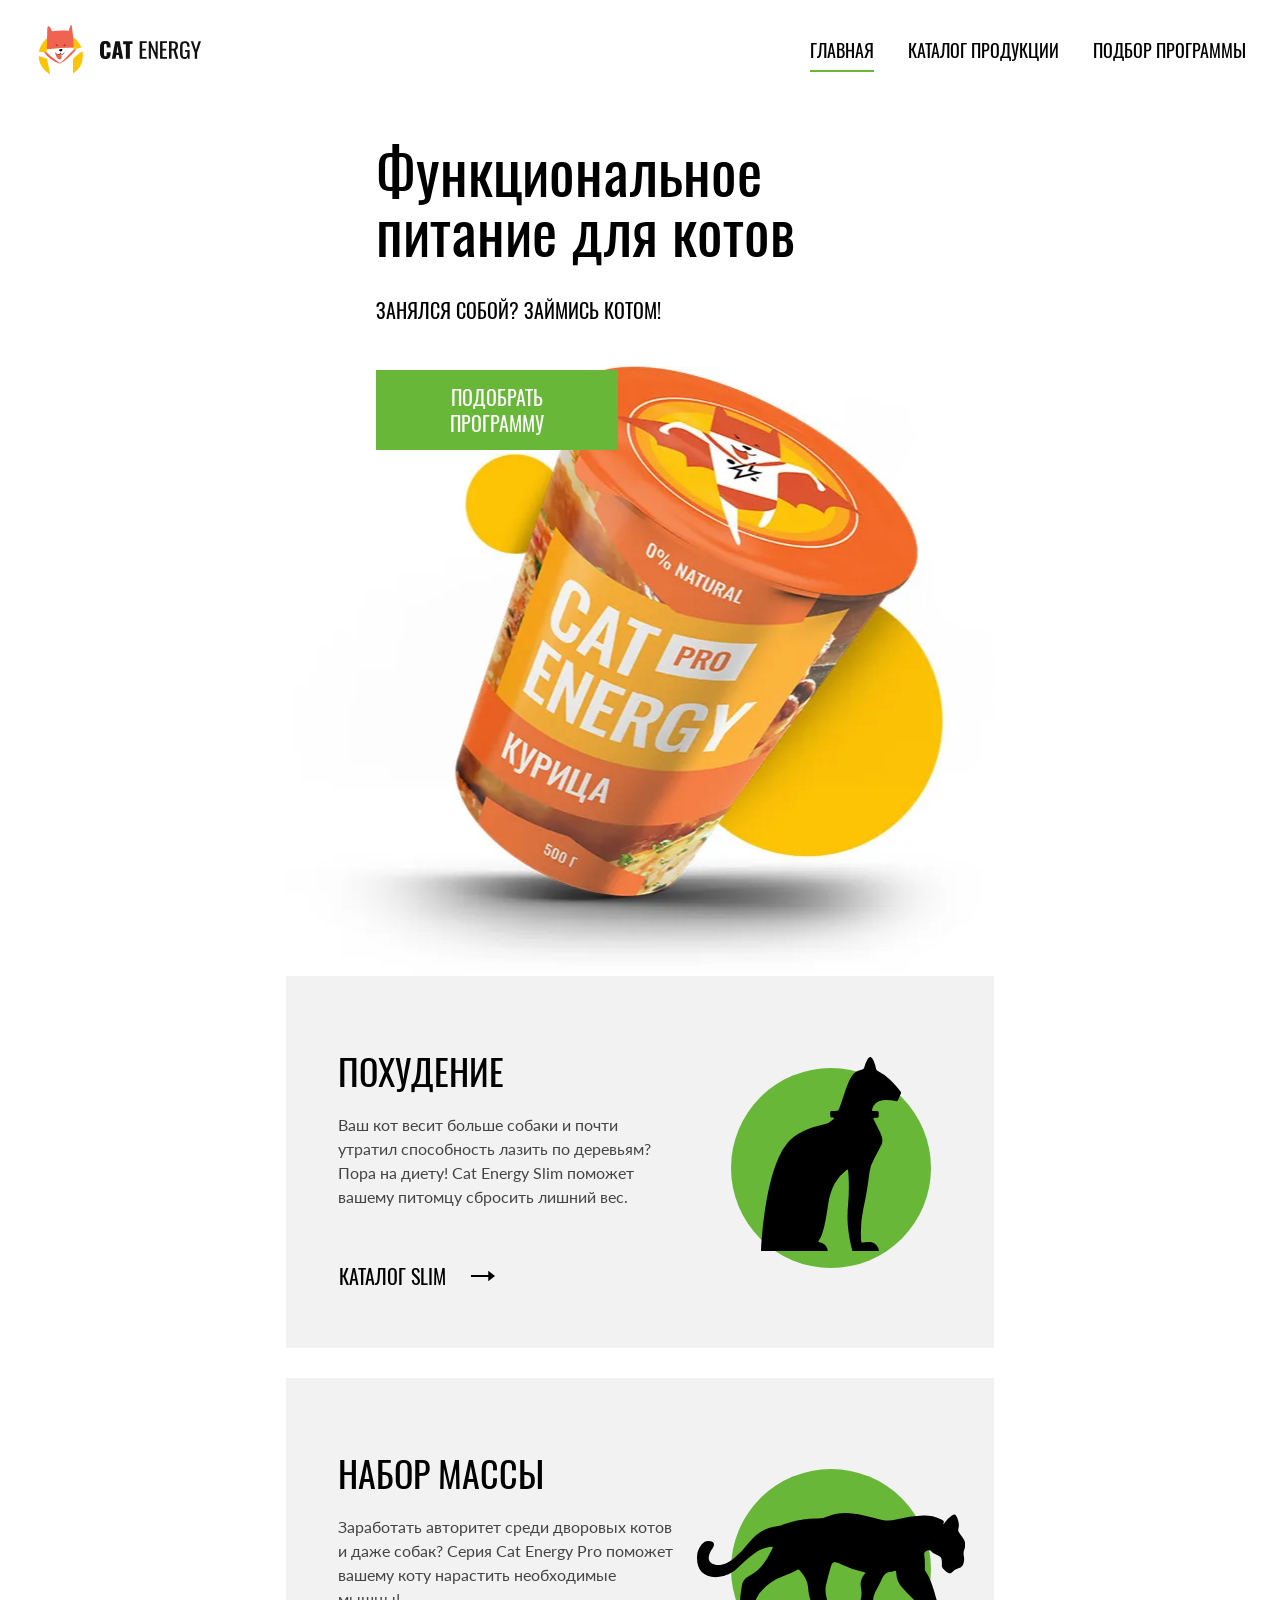
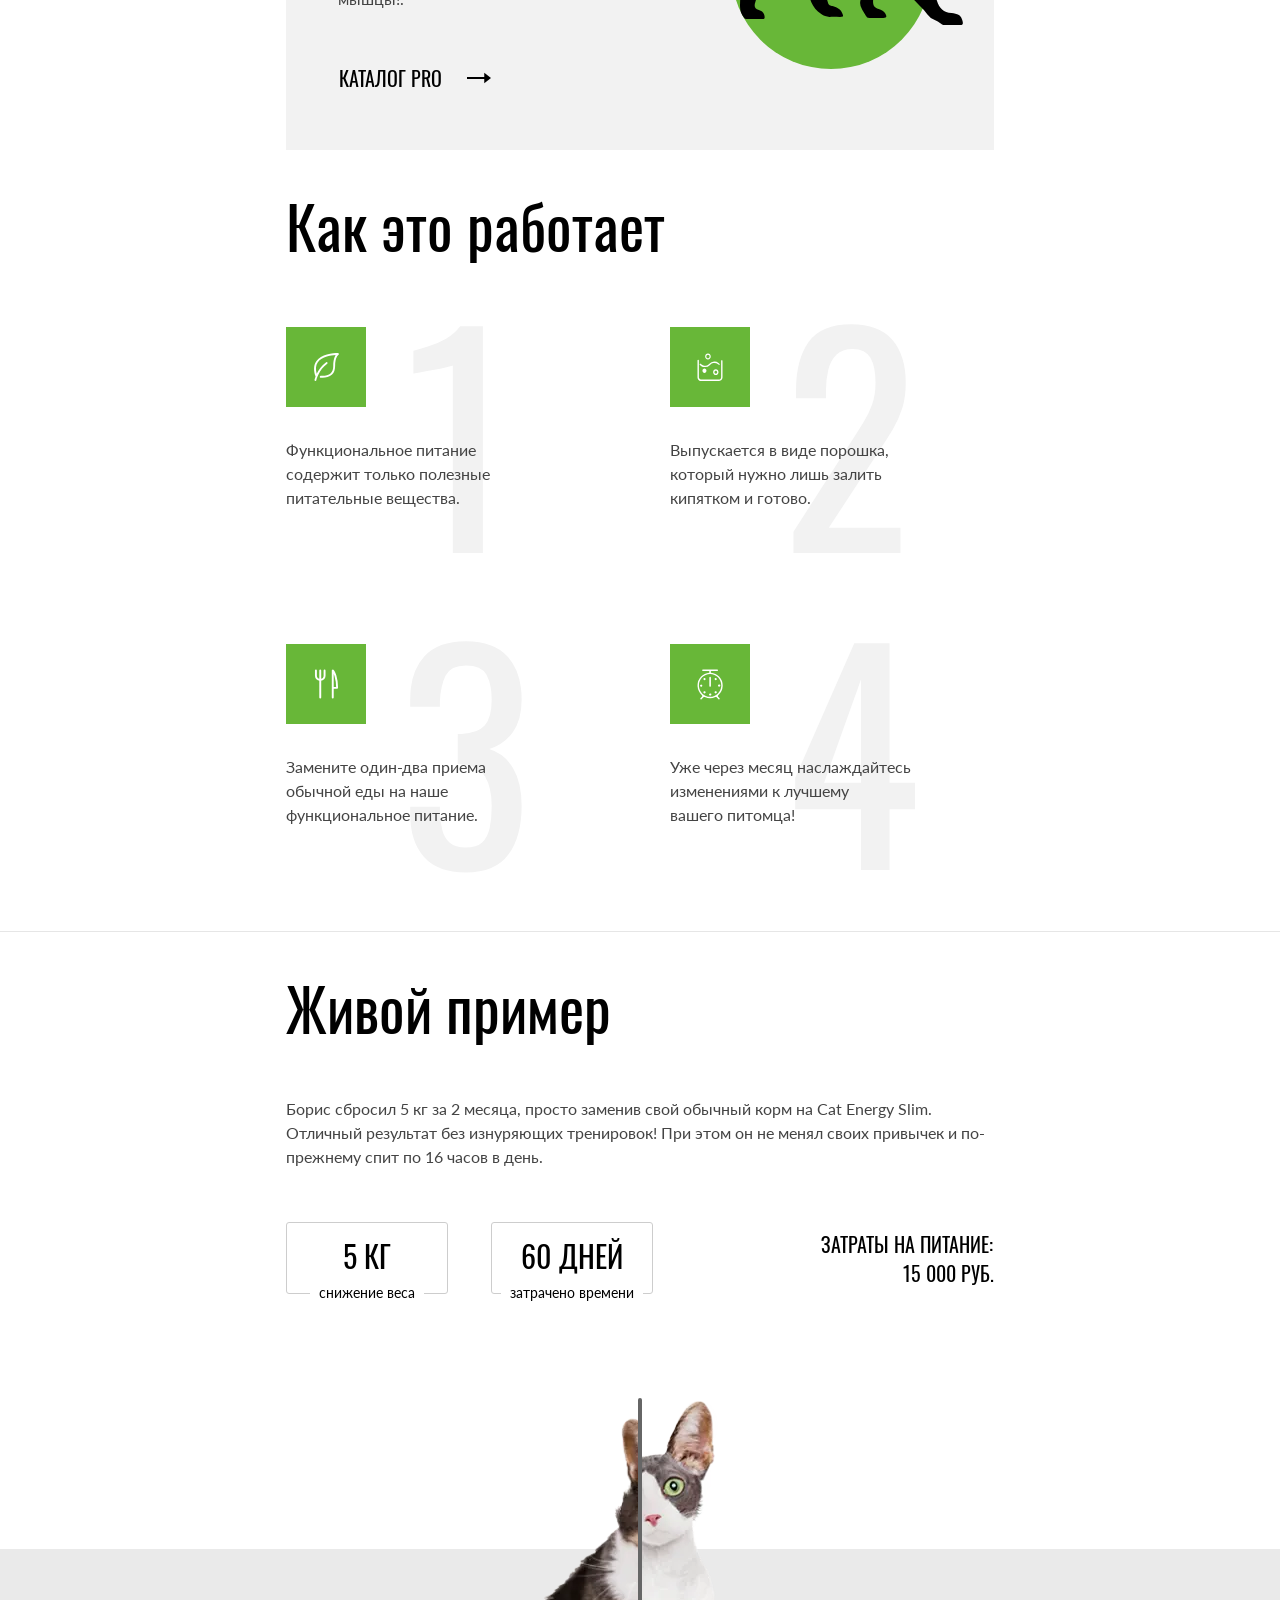
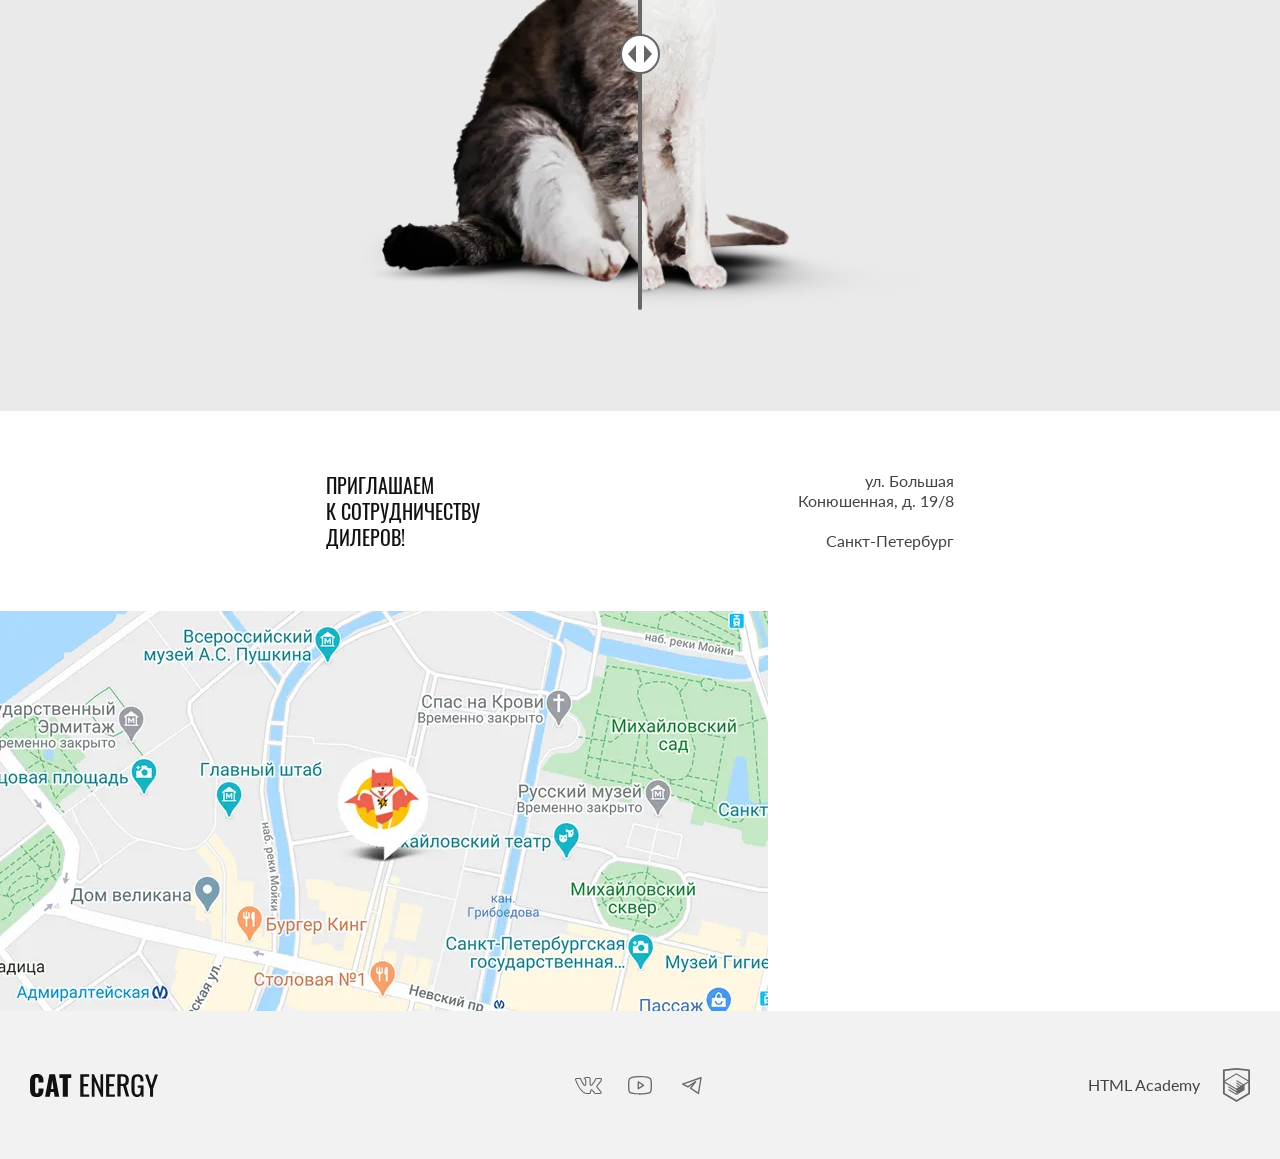
<file: index.html>
<!DOCTYPE html><html class="page" lang="ru"><head><meta charset="UTF-8"><title>Кэт энерджи</title><meta name="viewport" content="width=device-width,initial-scale=1"><link rel="stylesheet" href="styles/styles.css"><link rel="preload" href="fonts/oswald/oswaldregular.woff2" as="font" crossorigin="anonymous"><link rel="preload" href="fonts/lato/Lato-Regular.woff2" as="font" crossorigin="anonymous"><link rel="icon" href="favicon.ico"><link rel="icon" href="favicons/icon.svg"><link rel="icon" sizes="16x16" href="favicon/16x16.png" type="image/png"><link rel="icon" sizes="32x32" href="favicon/32x32.png" type="image/png"><link rel="apple-touch-icon" sizes="180x180" href="/favicon/180x180.png" type="image/png"><link rel="icon" sizes="192x192" href="favicon/192x192.png" type="image/png"><link rel="icon" sizes="512x512" href="favicon/512x512.png" type="image/png"><link rel=" manifest" href="manifest.vebmanifest"><script src="scripts/index.js" defer="defer"></script></head><body class="page__body"><header class="main-header" data-test="header"><nav class="main-header__navigation main-header__navigation--closed main-header__navigation--nojs"><div class="main-header__logo-container"><a class="main-header__logo-image" href="#"><picture><source media="(min-width:1440px)" type="image/svg+xml" srcset="images/logo-image-desktop.svg" width="70" height="59"><source media="( min-width:768px)" type="image/svg+xml" srcset="images/logo-image-tablet.svg" width="60" height="50"><img src="images/logo-image-mobile.svg" alt="Изображение логотипа" width="33" height="38"></picture></a><button class="main-header__toggle" type="button"><span class="visually-hidden">Открыть меню</span></button></div><div class="main-header__menu-container"><ul class="main-header__menu-list"><li class="main-header__menu-item main-header__menu-item--current"><a class="main-header__menu-link" href="#">Главная</a></li><li class="main-header__menu-item"><a class="main-header__menu-link" href="сatalog.html">Каталог продукции</a></li><li class="main-header__menu-item"><a class="main-header__menu-link" href="#">Подбор программы</a></li></ul></div></nav></header><main class="main-container" data-test="main"><section class="product-advertisement" data-test="hero"><div class="product-advertisement__container"><h1 class="product-advertisement__title">Функциональное<br>питание для котов</h1><p class="product-advertisement__slogan">Занялся собой? Займись котом!</p><picture><source width="552" height="499" type="image/webp" media="(min-width:1440px)" srcset="images/advertisement/advertisement-desktop@1x.webp, images/advertisement/advertisement-desktop@2x.webp 2x"><source width="709" height="609" type="image/webp" media="(min-width:768px)" srcset="images/advertisement/advertisement-tablet@1x.webp, images/advertisement/advertisement-tablet@2x.webp 2x"><source width="280" height="270" type="image/webp" media="(min-width:320px)" srcset="images/advertisement/advertisement-mobile@1x.webp, images/advertisement/advertisement-mobile@2x.webp 2x"><source width="552" height="499" type="image/png" media="(min-width:1440px)" srcset="images/advertisement/advertisement-desktop@1x.png, images/advertisement/advertisement-desktop@2x.png 2x"><source width="709" height="609" type="image/png" media="(min-width:768px)" srcset="source/images/advertisement/advertisement-tablet@1x.png, images/advertisement/advertisement-tablet@2x.png 2x"><img class="product-advertisement__image" src="images/advertisement/advertisement-mobile@1x.png" srcset="images/advertisement/advertisement-mobile@2x.png 2x" alt="Изображение одного из вариантов функционального питания для котов" width="280" height="270"></picture><a class="product-advertisement__link" href="form.html">Подобрать программу</a></div></section><section class="product-preview" data-test="programs"><h2 class="product-preview__heading visually-hidden">Краткое описание программ питания для котов</h2><div class="product-preview__container"><ul class="product-preview__list"><li class="product-preview__item"><h3 class="product-preview__title">похудение</h3><p class="product-preview__description">Ваш кот весит больше собаки и почти утратил способность лазить по деревьям? Пора на диету! Cat Energy Slim поможет вашему питомцу сбросить лишний вес.</p><a class="product-preview__catalog-link" href="catalog-slim.html">каталог slim</a></li><li class="product-preview__item product-preview__item--pro"><h3 class="product-preview__title product-preview__title--pro">Набор массы</h3><p class="product-preview__description">Заработать авторитет среди дворовых котов и даже собак? Серия Cat Energy Pro поможет вашему коту нарастить необходимые мышцы!.</p><a class="product-preview__catalog-link" href="catalog-pro.html">каталог Pro</a></li></ul></div></section><section class="product-benefits" data-test="features"><div class="product-benefits__container"><h2 class="product-benefits__title">Как это работает</h2><ul class="product-benefits__list"><li class="product-benefits__item product-benefits__item--product-nutrients"><p class="product-benefits__description">Функциональное питание содержит только полезные питательные вещества.</p></li><li class="product-benefits__item product-benefits__item--form"><p class="product-benefits__description">Выпускается в виде порошка, который нужно лишь залить кипятком и готово.</p></li><li class="product-benefits__item product-benefits__item--using"><p class="product-benefits__description">Замените один-два приема обычной еды на наше функциональное питание.</p></li><li class="product-benefits__item product-benefits__item--result"><p class="product-benefits__description">Уже через месяц наслаждайтесь изменениями к лучшему вашего&nbsp;питомца!</p></li></ul></div></section><section class="result-example" data-test="proof"><div class="result-example__container"><div class="result-example__description-container"><h2 class="result-example__title">Живой пример</h2><p class="result-example__description">Борис сбросил 5 кг за 2 месяца, просто заменив свой обычный корм на Cat Energy Slim. Отличный результат без изнуряющих тренировок! При этом он не менял своих привычек и по-прежнему спит по 16 часов в день.</p><div class="result-example__statistics-example statistics-example"><div class="statistics-example__module-wrapper"><div class="statistics-example__module"><span class="statistics-example__module-value">5 КГ</span> <span class="statistics-example__module-description">Снижение веса</span></div><div class="statistics-example__module"><span class="statistics-example__module-value">60 ДНЕЙ</span> <span class="statistics-example__module-description">затрачено времени</span></div></div><div class="statistics-example__cost"><span class="statistics-example__cost-description">Затраты на питание:</span> <span class="statistics-example__cost-value">15 000 РУБ.</span></div></div></div><div class="result-example__slider slider"><div class="slider__item slider__item--left-cat"><picture><source width="560" height="512" type="image/webp" media="(min-width:768px)" srcset="images/slider/slider-before-tablet-desktop@1x.webp, images/slider/slider-before-tablet-desktop@2x.webp 2x"><source width="280" height="256" type="image/webp" media="(min-width:320px)" srcset="images/slider/slider-before-mobile@1x.webp, images/slider/slider-before-mobile@2x.webp 2x"><source width="560" height="512" type="image/png" media="(min-width:768px)" srcset="images/slider/slider-before-tablet-desktop@1x.png, images/slider/slider-before-tablet-desktop@2x.png 2x"><img class="slider__image" loading="lazy" src="images/slider/slider-before-mobile@1x.png" srcset="images/slider/slider-before-mobile@2x.png 2x" alt="Изображение кота до начала использования продукта" width="280" height="256"></picture></div><div class="slider__item slider__item--right-cat"><picture><source width="560" height="512" type="image/webp" media="(min-width:768px)" srcset="images/slider/slider-after-tablet-desktop@1x.webp, images/slider/slider-after-tablet-desktop@2x.webp 2x"><source width="280" height="256" type="image/webp" media="(min-width:320px)" srcset="images/slider/slider-after-mobile@1x.webp, images/slider/slider-after-mobile@2x.webp 2x"><source width="560" height="512" type="image/png" media="(min-width:768px)" srcset="images/slider/slider-after-tablet-desktop@1x.png 1x,images/slider/slider-after-tablet-desktop@2x.png 2x"><img class="slider__image" loading="lazy" src="images/slider/slider-after-mobile@1x.png" srcset="images/slider/slider-after-mobile@2x.png 2x" alt="Изображение   кота после использования продукта" width="280" height="256"></picture></div><button class="slider__button" type="button"><span class="visually-hidden">Пролистать слайдер</span></button></div></div></section><section class="contacts" data-test="contacts"><div class="contacts__container"><header class="contacts__header-container"><h2 class="contacts__header-title">приглашаем<br>к сотрудничеству<br>дилеров!</h2><p class="contacts__header-location">ул. Большая<br>Конюшенная, д. 19/8<br><span class="contacts__break">Санкт-Петербург</span></p></header><div class="contacts__map-container"><picture><source width="1440" height="400" type="image/webp" media="(min-width:1440px)" srcset="images/contacts/map-desktop@1x.webp, images/contacts/map-desktop@2x.webp 2x"><source width="768" height="400" type="image/webp" media="(min-width:768px)" srcset="images/contacts/map-tablet@1x.webp, images/contacts/map-tablet@2x.webp 2x"><source width="320" height="362" type="image/webp" media="(min-width:320px)" srcset="images/contacts/map-mobile@1x.webp, images/contacts/map-mobile@2x.webp 2x"><source width="1440" height="400" type="image/png" media="(min-width:1440px)" srcset="images/contacts/map-desktop@1x.png, images/contacts/map-desktop@2x.png 2x"><source width="768" height="400" type="image/png" media="(min-width:768px)" srcset="source/images/contacts/map-tablet@1x.png, images/contacts/map-tablet@2x.png 2x"><img class="contacts__map-image" loading="lazy" src="images/contacts/map-mobile@1x.png" srcset="images/contacts/map-mobile@2x.png 2x" alt="Как добраться" width="320" height="362"></picture><iframe class="contacts__map-iframe" src="https://www.google.com/maps/embed?pb=!1m18!1m12!1m3!1d1998.6037999040354!2d30.322010416394033!3d59.938716271971415!2m3!1f0!2f0!3f0!3m2!1i1024!2i768!4f13.1!3m3!1m2!1s0x4696310fca5ba729%3A0xea9c53d4493c879f!2sBolshaya+Konyushennaya+ul.%2C+19%2C+Sankt-Peterburg%2C+Russia%2C+191186!5e0!3m2!1sen!2s!4v1441888483426" allowfullscreen title="Офис компании по адресу набережная реки Карповки, 5, литера П, Санкт-Петербург"></iframe></div></div></section></main><footer class="main-footer" data-test="footer"><div class="main-footer__container"><div class="main-footer__logo-wrapper"><a class="main-footer__logo" href="#"><span class="visually-hidden">Изображение логотипа</span></a></div><div class="main-footer__social social"><ul class="social__list"><li class="social__item"><a class="social__link social__link--icon-vkontakte" href="#"><span class="visually-hidden">Мы в Vkonakte</span></a></li><li class="social__item"><a class="social__link social__link--icon-youtobe" href="#"><span class="visually-hidden">Мы в Youtube</span></a></li><li class="social__item"><a class="social__link social__link--icon-telegram" href="#"><span class="visually-hidden">Мы в Telegram</span></a></li></ul></div><a class="main-footer__developer-logo developer-logo" href="https://htmlacademy.ru/intensive/adaptive"><h2 class="developer-logo__title">HTML Academy</h2></a></div></footer></body></html>
</file>
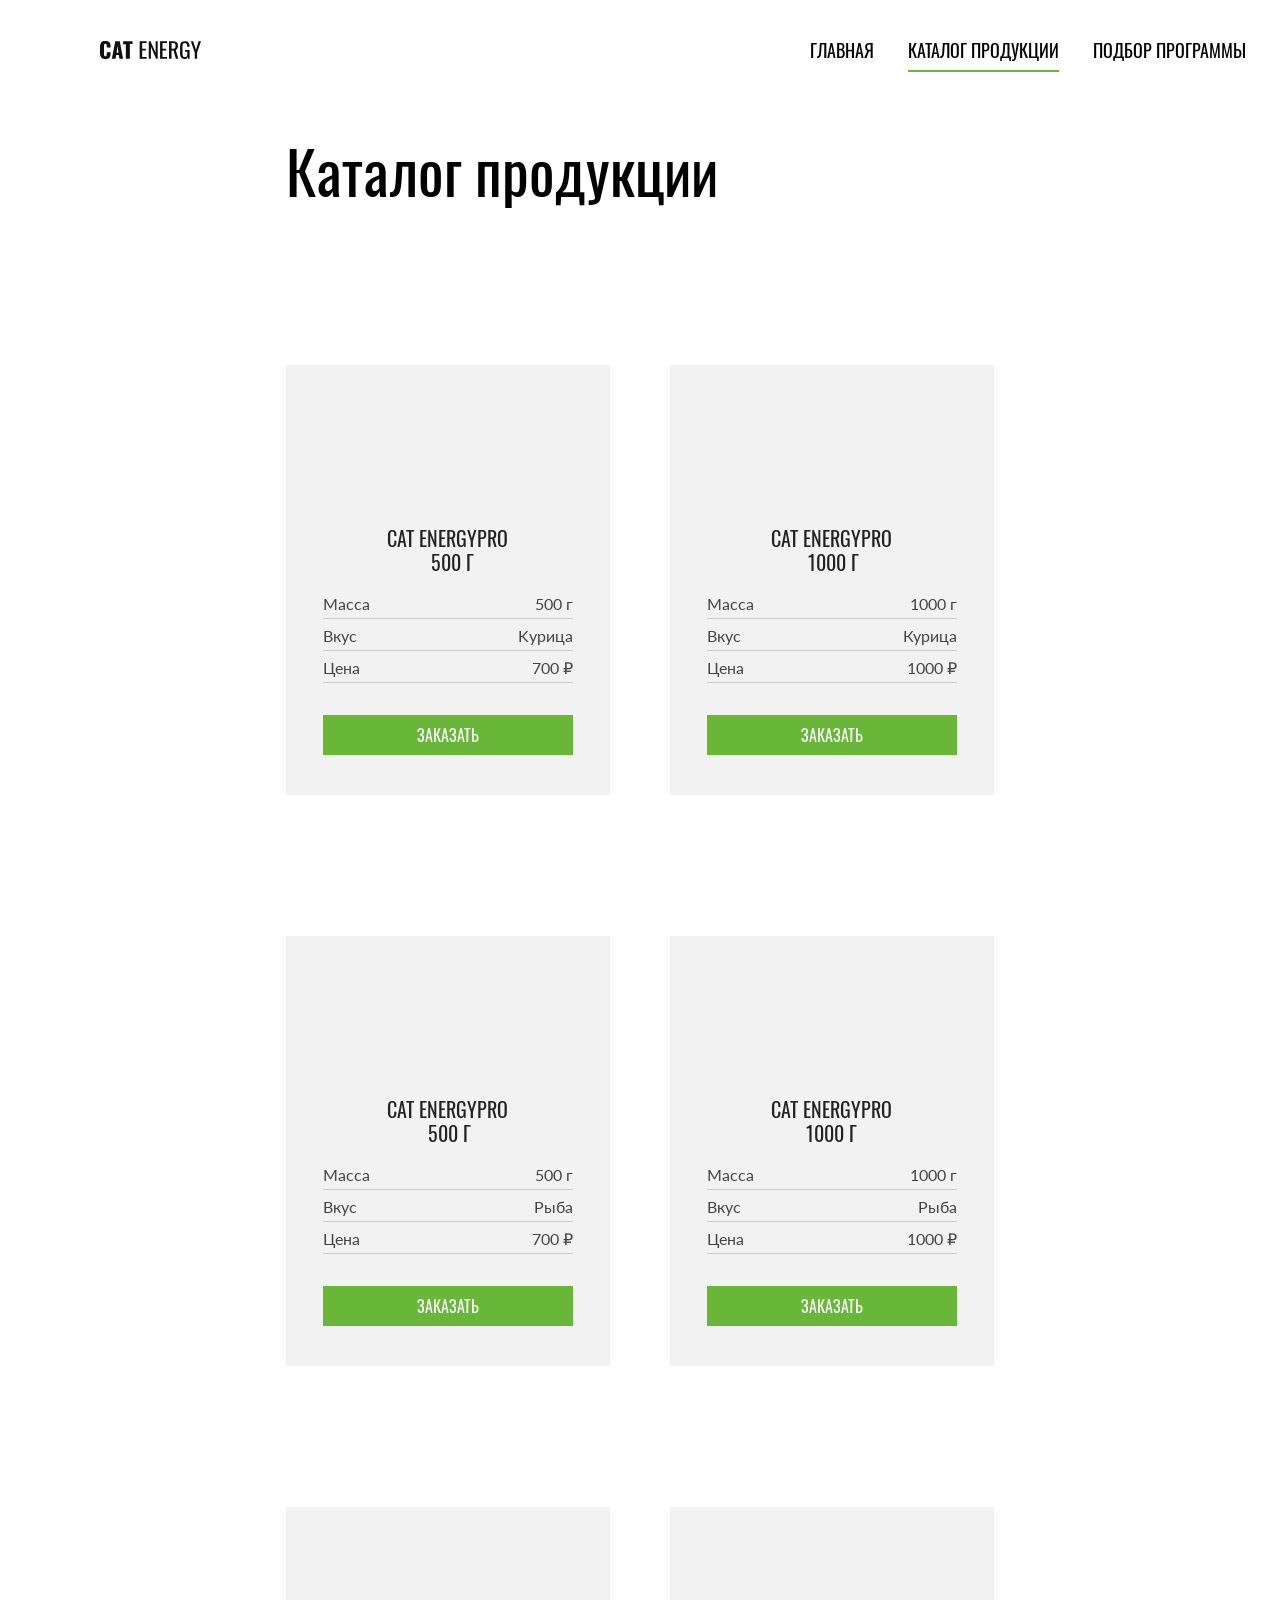
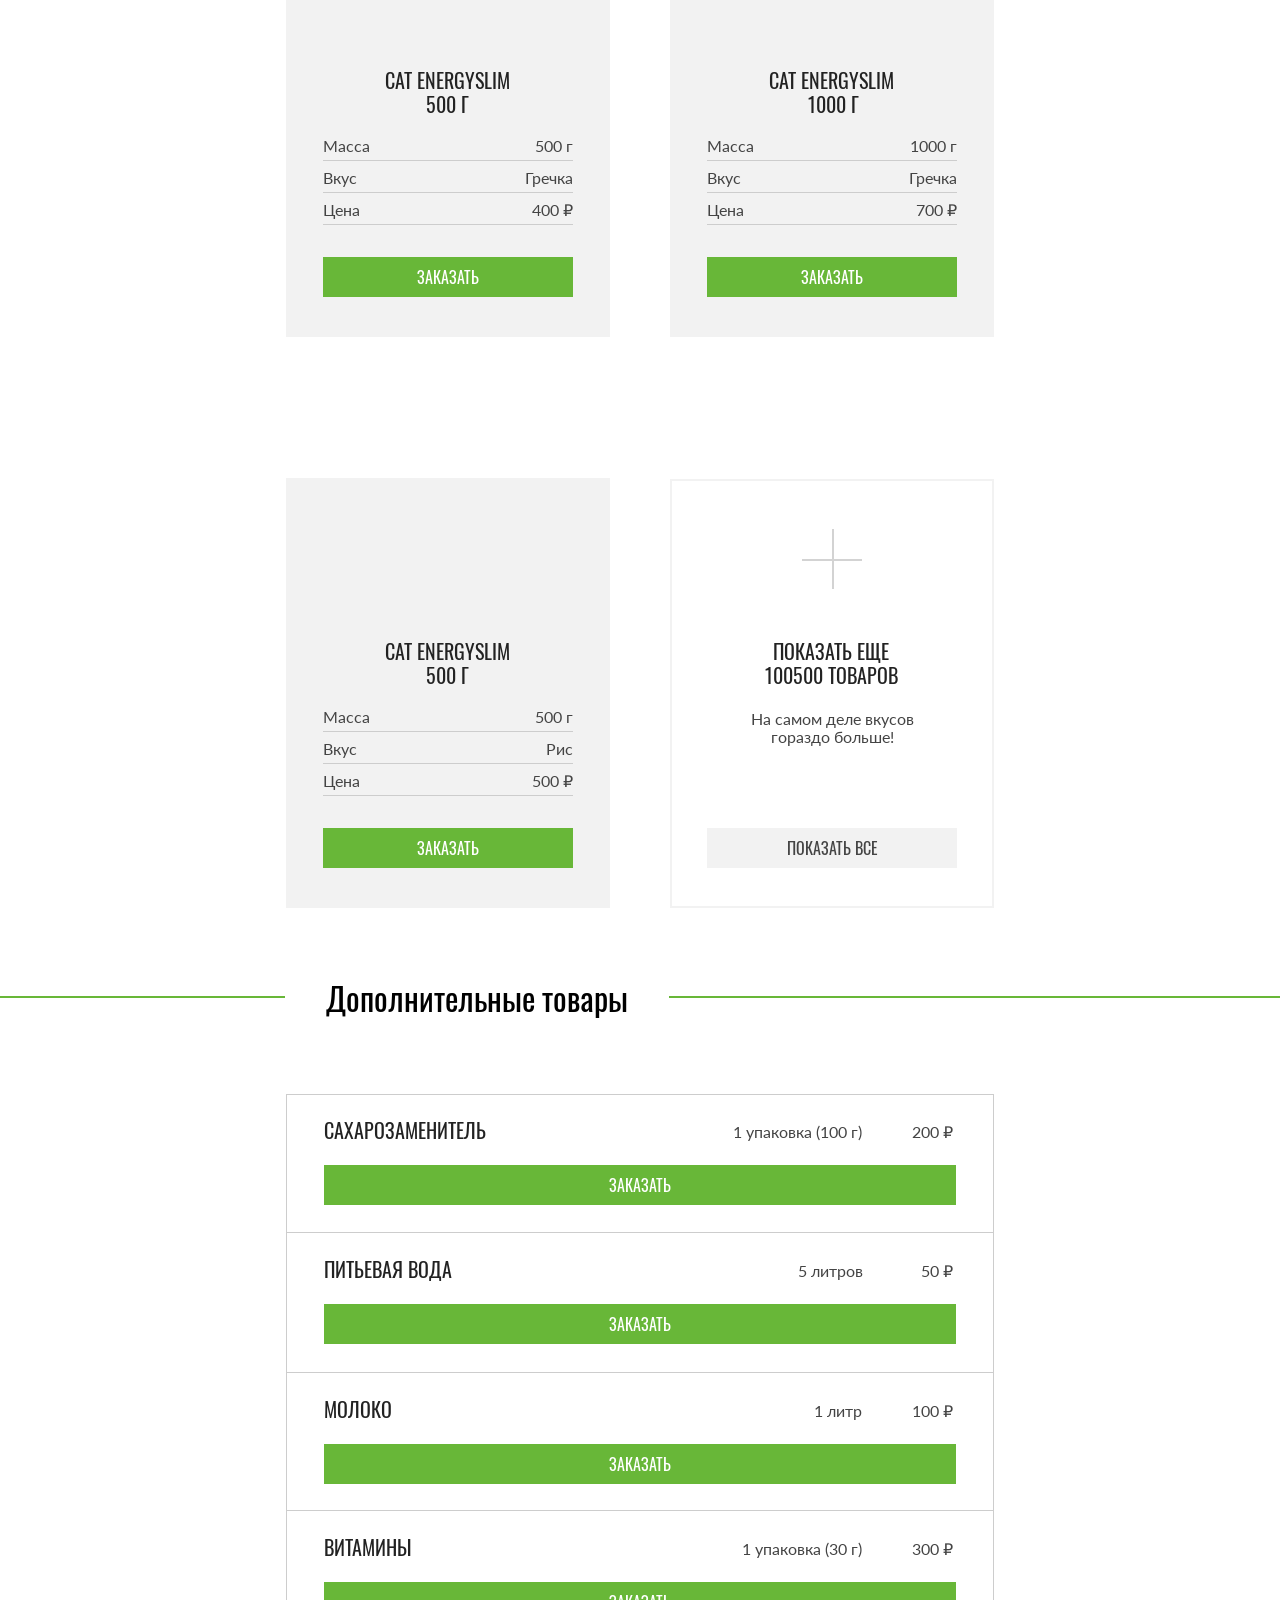
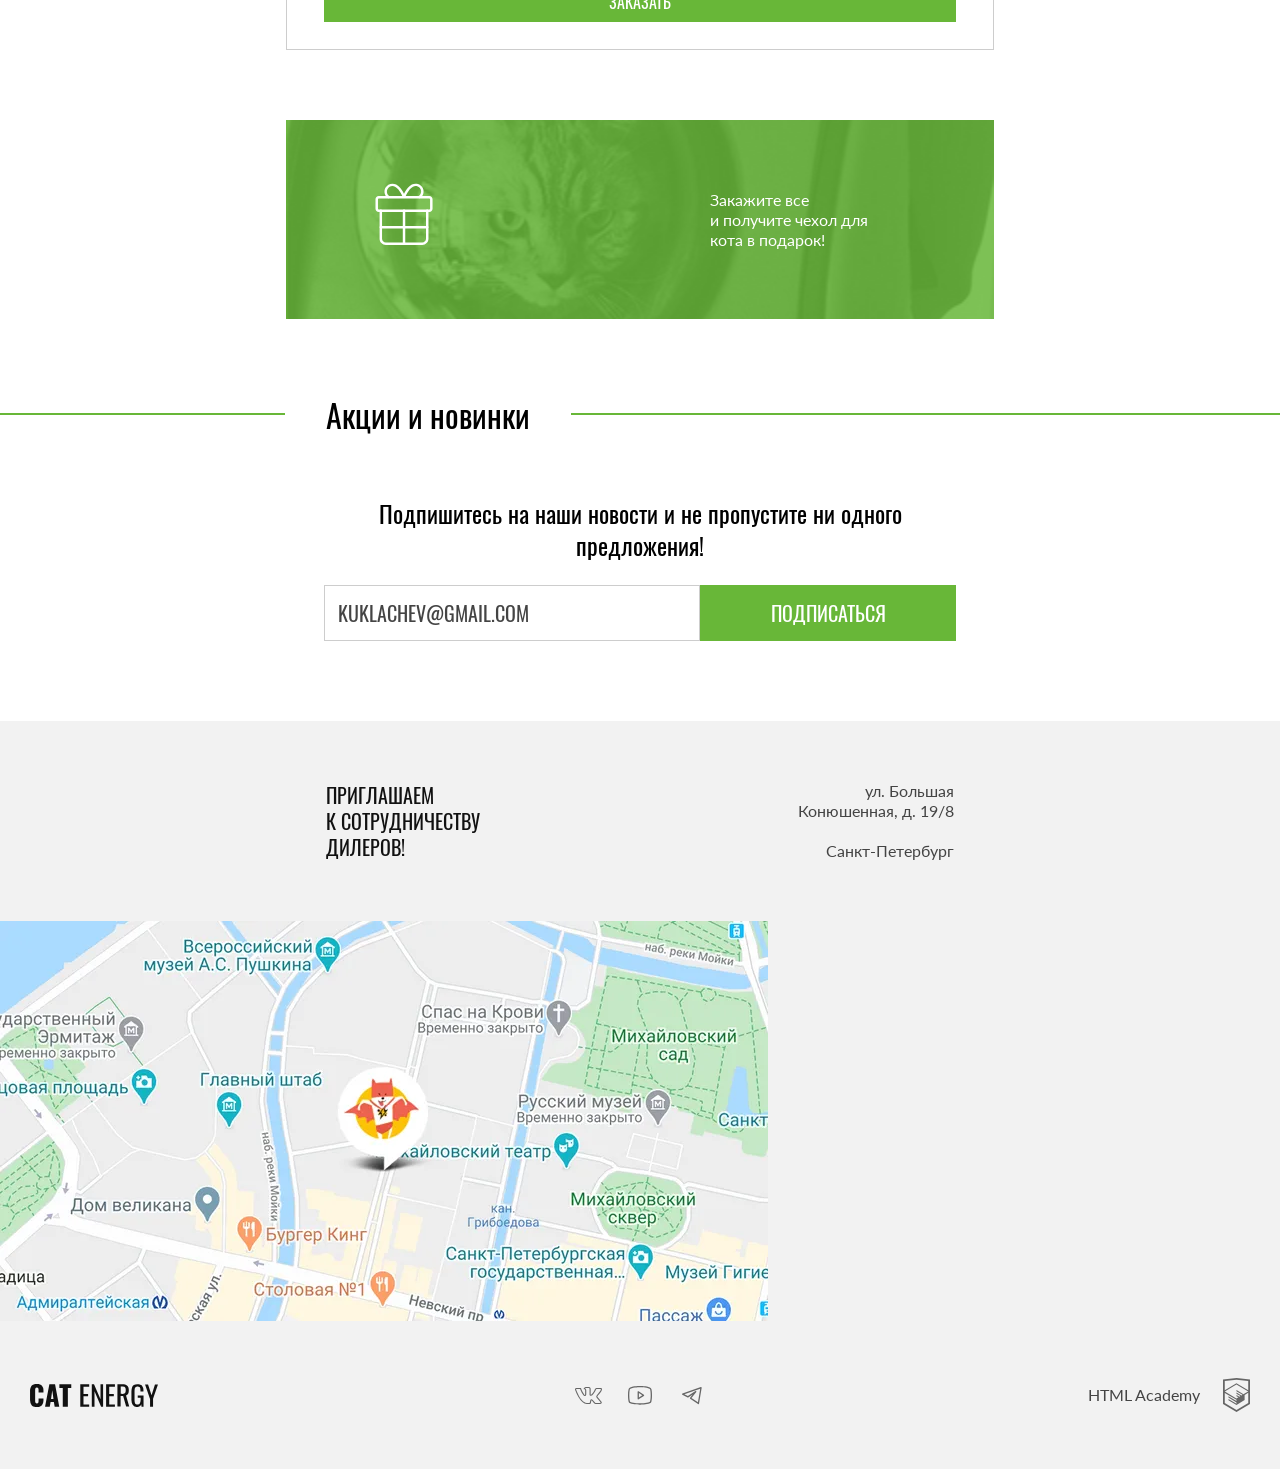
<file: сatalog.html>
<!DOCTYPE html><html class="page" lang="ru"><head><meta charset="UTF-8"><title>Кэт энерджи</title><meta name="viewport" content="width=device-width,initial-scale=1"><link rel="stylesheet" href="styles/styles.css"><link rel="preload" href="fonts/oswald/oswaldregular.woff2" as="font" crossorigin="anonymous"><link rel="preload" href="fonts/lato/Lato-Regular.woff2" as="font" crossorigin="anonymous"><link rel="icon" href="favicon.ico"><link rel="icon" href="favicons/icon.svg"><link rel="icon" sizes="16x16" href="favicon/16x16.png" type="image/png"><link rel="icon" sizes="32x32" href="favicon/32x32.png" type="image/png"><link rel="apple-touch-icon" sizes="180x180" href="/favicon/180x180.png" type="image/png"><link rel="icon" sizes="192x192" href="favicon/192x192.png" type="image/png"><link rel="icon" sizes="512x512" href="favicon/512x512.png" type="image/png"><link rel=" manifest" href="manifest.vebmanifest"><script src="scripts/index.js" defer="defer"></script></head><body class="page__body"><header class="main-header main-header--catalog" data-test="header"><nav class="main-header__navigation main-header__navigation--closed main-header__navigation--nojs"><div class="main-header__logo-container"><a class="main-header__logo-image main-header__logo-image--catalog main-header__logo" href="index.html"><picture><source media="(min-width:1440px)" type="image/svg+xml" srcset="images/logo-image-desktop.svg" width="70" height="59"><source media="( min-width:768px)" type="image/svg+xml" srcset="images/logo-image-tablet.svg" width="60" height="50"><img src="images/logo-image-mobile.svg" alt="Изображение логотипа" width="33" height="38"></picture></a><button class="main-header__toggle" type="button"><span class="visually-hidden">Открыть меню</span></button></div><div class="main-header__menu-container"><ul class="main-header__menu-list"><li class="main-header__menu-item"><a class="main-header__menu-link main-header__menu-link--catalog" href="index.html">Главная</a></li><li class="main-header__menu-item main-header__menu-item--current"><a class="main-header__menu-link main-header__menu-link--catalog" href="сatalog.html">Каталог продукции</a></li><li class="main-header__menu-item"><a class="main-header__menu-link main-header__menu-link--catalog" href="#">Подбор программы</a></li></ul></div></nav></header><main class="main-container" data-test="main"><section class="product-list" data-test="catalog"><div class="product-list__container"><h1 class="product-list__title">Каталог продукции</h1><ul class="product-list__list"><li class="product-list__product-card product-card"><div class="product-card__container"><a class="product-card__image-link" href="product-description.html" title="Ссылка на страницу с описанием товаров"><picture><source width="169" height="210" type="image/webp" media="(min-width:1440px)" srcset="images/product-card/product-chicken500-desktop@1x.webp, images/product-card/product-chicken500-desktop@2x.webp 2x"><source width="200" height="210" type="image/webp" media="(min-width:768px)" srcset="images/product-card/product-chicken500-tablet@1x.webp, images/product-card/product-chicken500-tablet@2x.webp 2x"><source width="68" height="86" type="image/webp" media="(min-width:320px)" srcset="images/product-card/product-chicken500-mobile@1x.webp, images/product-card/product-chicken500-mobile@2x.webp 2x"><source width="169" height="210" type="image/png" media="(min-width:1440px)" srcset="images/product-card/product-chicken500-desktop@2x.png 2x"><source width="200" height="210" type="image/png" media="(min-width:768px)" srcset="images/product-card/product-chicken500-desktop@1x.png, images/product-card/product-chicken500-tablet@2x.png 2x"><img class="product-card__product-image" loading="lazy" src="images/product-card/product-chicken500-mobile@1x.png" srcset="images/product-card/product-chicken500-mobile@2x.png 2x" alt="Изображение банки питания со вкусом курицы и массой 500 г" width="68" height="86"></picture></a><div class="product-card__content-wrapper"><a class="product-card__title-link" href="product-description.html" title="Ссылка на страницу с описанием товаров"><h3 class="product-card__title">Cat Energy<br class="product-card__break-line product-card__break-line--mobile">PRO<br class="product-card__break-line product-card__break-line--tablet-desktop"><span class="product-card__nbsp product-card__nbsp--tablet">&nbsp;</span>&nbsp;500 г</h3></a><div class="product-card__product-features product-features"><span class="product-features__element">Масса</span> <span class="product-features__value">500 г</span></div><div class="product-card__product-features product-features"><span class="product-features__element">Вкус</span> <span class="product-features__value">Kурица</span></div><div class="product-card__product-features product-features"><span class="product-features__element">Цена</span> <span class="product-features__value">700 ₽<span class="product-card__nbsp product-card__nbsp--mobile">&nbsp;</span></span></div></div></div><a class="product-card__link" href="order.html">Заказать</a></li><li class="product-list__product-card product-card"><div class="product-card__container"><a class="product-card__image-link" href="product-description.html" title="Ссылка на страницу с описанием товаров"><picture><source width="169" height="210" type="image/webp" media="(min-width:1440px)" srcset="images/product-card/product-chicken1000-desktop@1x.webp, images/product-card/product-chicken1000-desktop@2x.webp 2x"><source width="200" height="210" type="image/webp" media="(min-width:768px)" srcset="images/product-card/product-chicken1000-tablet@1x.webp, images/product-card/product-chicken1000-tablet@2x.webp 2x"><source width="84" height="100" type="image/webp" media="(min-width:320px)" srcset="images/product-card/product-chicken1000-mobile@1x.webp, images/product-card/product-chicken1000-mobile@2x.webp 2x"><source width="169" height="210" type="image/png" media="(min-width:1440px)" srcset="images/product-card/product-chicken1000-desktop@1x.png, images/product-card/product-chicken1000-desktop@2x.png 2x"><source width="200" height="210" type="image/png" media="(min-width:768px)" srcset="images/product-card/product-chicken1000-tablet@1x.png, images/product-card/product-chicken1000-tablet@2x.png 2x"><img class="product-card__product-image" loading="lazy" src="images/product-card/product-chicken1000-mobile@1x.png" srcset="images/product-card/product-chicken1000-mobile@2x.png 2x" alt="Изображение банки питания со вкусом курицы  и массой 1000 г" width="84" height="100"></picture></a><div class="product-card__content-wrapper"><a class="product-card__title-link" href="product-description.html" title="Ссылка на страницу с описанием товаров"><h3 class="product-card__title">Cat Energy<br class="product-card__break-line product-card__break-line--mobile">PRO<br class="product-card__break-line product-card__break-line--tablet-desktop">&nbsp;1000 г</h3></a><div class="product-card__product-features product-features"><span class="product-features__element">Масса</span> <span class="product-features__value">1000 г</span></div><div class="product-card__product-features product-features"><span class="product-features__element">Вкус</span> <span class="product-features__value">Курица</span></div><div class="product-card__product-features product-features"><span class="product-features__element">Цена</span> <span class="product-features__value">1000<span class="product-card__nbsp product-card__nbsp--desktop">&nbsp;</span> ₽</span></div></div></div><a class="product-card__link" href="order.html">Заказать</a></li><li class="product-list__product-card product-card"><div class="product-card__container"><a class="product-card__image-link" href="product-description.html" title="Ссылка на страницу с описанием товаров"><picture><source width="169" height="210" type="image/webp" media="(min-width:1440px)" srcset="images/product-card/product-fish500-desktop@1x.webp, images/product-card/product-fish500-desktop@2x.webp 2x"><source width="200" height="210" type="image/webp" media="(min-width:768px)" srcset="images/product-card/product-fish500-tablet@1x.webp, images/product-card/product-fish500-tablet@2x.webp 2x"><source width="68" height="78" type="image/webp" media="(min-width:320px)" srcset="images/product-card/product-fish500-mobile@1x.webp, images/product-card/product-fish500-mobile@2x.webp 2x"><source width="169" height="210" type="image/png" media="(min-width:1440px)" srcset="images/product-card/product-fish500-desktop@1x.png, images/product-card/product-fish500-desktop@2x.png 2x"><source width="200" height="210" type="image/png" media="(min-width:768px)" srcset="images/product-card/product-fish500-tablet@1x.png, images/product-card/product-fish500-tablet@2x.png 2x"><img class="product-card__product-image" loading="lazy" src="images/product-card/product-fish500-mobile@1x.png" srcset="images/product-card/product-fish500-mobile@2x.png 2x" alt="Изображение банки питания со вкусом рыбы и массой 500 г" width="68" height="78"></picture></a><div class="product-card__content-wrapper"><a class="product-card__title-link" href="product-description.html" title="Ссылка на страницу с описанием товаров"><h3 class="product-card__title">Cat Energy<br class="product-card__break-line product-card__break-line--mobile">PRO<br class="product-card__break-line product-card__break-line--tablet-desktop">&nbsp;500 г</h3></a><div class="product-card__product-features product-features"><span class="product-features__element">Масса</span> <span class="product-features__value">500 г</span></div><div class="product-card__product-features product-features"><span class="product-features__element">Вкус</span> <span class="product-features__value">Рыба</span></div><div class="product-card__product-features product-features"><span class="product-features__element">Цена</span> <span class="product-features__value">700 ₽<span class="product-card__nbsp product-card__nbsp--mobile">&nbsp;</span></span></div></div></div><a class="product-card__link" href="order.html">Заказать</a></li><li class="product-list__product-card product-card"><div class="product-card__container"><a class="product-card__image-link" href="product-description.html" title="Ссылка на страницу с описанием товаров"><picture><source width="169" height="210" type="image/webp" media="(min-width:1440px)" srcset="images/product-card/product-fish1000-desktop@1x.webp, images/product-card/product-fish1000-desktop@2x.webp 2x"><source width="200" height="210" type="image/webp" media="(min-width:768px)" srcset="images/product-card/product-fish1000-tablet@1x.webp, images/product-card/product-fish1000-tablet@2x.webp 2x"><source width="84" height="100" type="image/webp" media="(min-width:320px)" srcset="images/product-card/product-fish1000-mobile@1x.webp, images/product-card/product-fish1000-mobile@2x.webp 2x"><source width="169" height="210" type="image/png" media="(min-width:1440px)" srcset="images/product-card/product-fish1000-desktop@1x.png, images/product-card/product-fish1000-desktop@2x.png 2x"><source width="200" height="210" type="image/png" media="(min-width:768px)" srcset="images/product-card/product-fish1000-tablet@1x.png, images/product-card/product-fish1000-tablet@2x.png 2x"><img class="product-card__product-image" loading="lazy" src="images/product-card/product-fish1000-mobile@1x.png" srcset="images/product-card/product-fish1000-mobile@2x.png 2x" alt="Изображение банки питания со вкусом рыбы  и массой 1000 г" width="84" height="100"></picture></a><div class="product-card__content-wrapper"><a class="product-card__title-link" href="product-description.html" title="Ссылка на страницу с описанием товаров"><h3 class="product-card__title">Cat Energy<br class="product-card__break-line product-card__break-line--mobile">PRO<br class="product-card__break-line product-card__break-line--tablet-desktop">1000 г</h3></a><div class="product-card__product-features product-features"><span class="product-features__element">Масса</span> <span class="product-features__value">1000 г</span></div><div class="product-card__product-features product-features"><span class="product-features__element">Вкус</span> <span class="product-features__value">Рыба</span></div><div class="product-card__product-features product-features"><span class="product-features__element">Цена</span> <span class="product-features__value">1000 ₽</span></div></div></div><a class="product-card__link" href="order.html">Заказать</a></li><li class="product-list__product-card product-card"><div class="product-card__container"><a class="product-card__image-link" href="product-description.html" title="Cсылка на страницу с описанием товаров"><picture><source width="169" height="210" type="image/webp" media="(min-width:1440px)" srcset="images/product-card/product-buckwheat500-desktop@1x.webp, images/product-card/product-buckwheat500-desktop@2x.webp 2x"><source width="200" height="210" type="image/webp" media="(min-width:768px)" srcset="images/product-card/product-buckwheat500-tablet@1x.webp, images/product-card/product-buckwheat500-tablet@2x.webp 2x"><source width="68" height="78" type="image/webp" media="(min-width:320px)" srcset="images/product-card/product-buckwheat500-mobile@1x.webp, images/product-card/product-buckwheat500-mobile@2x.webp 2x"><source width="169" height="210" type="image/png" media="(min-width:1440px)" srcset="images/product-card/product-buckwheat500-desktop@1x.png, images/product-card/product-buckwheat500-desktop@2x.png 2x"><source width="200" height="210" type="image/png" media="(min-width:768px)" srcset="images/product-card/product-buckwheat500-tablet@1x.png, images/product-card/product-buckwheat500-tablet@2x.png 2x"><img class="product-card__product-image" loading="lazy" src="images/product-card/product-buckwheat500-mobile@1x.png" srcset="images/product-card/product-buckwheat500-mobile@2x.png 2x" alt="Изображение банки питания со вкусом гречки и массой 500 г" width="68" height="78"></picture></a><div class="product-card__content-wrapper"><a class="product-card__title-link" href="product-description.html" title="Cсылка на страницу с описанием товаров"><h3 class="product-card__title">Cat Energy<br class="product-card__break-line product-card__break-line--mobile">slim<br class="product-card__break-line product-card__break-line--tablet-desktop">500 г</h3></a><div class="product-card__product-features product-features"><span class="product-features__element">Масса</span> <span class="product-features__value">500 г</span></div><div class="product-card__product-features product-features"><span class="product-features__element">Вкус</span> <span class="product-features__value">Гречка</span></div><div class="product-card__product-features product-features"><span class="product-features__element">Цена</span> <span class="product-features__value">400 ₽</span></div></div></div><a class="product-card__link" href="order.html">Заказать</a></li><li class="product-list__product-card product-card"><div class="product-card__container"><a class="product-card__image-link" href="product-description.html" title="Cсылка на страницу с описанием товаров"><picture><source width="169" height="210" type="image/webp" media="(min-width:1440px)" srcset="images/product-card/product-buckwheat1000-desktop@1x.webp, images/product-card/product-buckwheat1000-desktop@2x.webp 2x"><source width="200" height="210" type="image/webp" media="(min-width:768px)" srcset="images/product-card/product-buckwheat1000-tablet@1x.webp, images/product-card/product-buckwheat1000-tablet@2x.webp 2x"><source width="84" height="100" type="image/webp" media="( min-width:320px)" srcset="images/product-card/product-buckwheat1000-mobile@1x.webp, images/product-card/product-buckwheat1000-mobile@2x.webp 2x"><source width="169" height="210" type="image/png" media="(min-width:1440px)" srcset="images/product-card/product-buckwheat1000-desktop@1x.png, images/product-card/product-buckwheat1000-desktop@2x.png 2x"><source width="200" height="210" type="image/png" media="( min-width:768px)" srcset="source/images/product-card/product-buckwheat1000-tablet@2x.png, images/product-card/product-buckwheat1000-tablet@2x.png 2x"><img class="product-card__product-image" loading="lazy" src="images/product-card/product-buckwheat1000-mobile@1x.png" srcset="images/product-card/product-buckwheat1000-mobile@2x.png 2x" alt="Изображение банки питания со вкусом гречки и массой 1000 г" width="84" height="100"></picture></a><div class="product-card__content-wrapper"><a class="product-card__title-link" href="product-description.html" title="Cсылка на страницу с описанием товаров"><h3 class="product-card__title">Cat Energy<br class="product-card__break-line product-card__break-line--mobile">Slim<br class="product-card__break-line product-card__break-line--tablet-desktop">&nbsp;1000 г</h3></a><div class="product-card__product-features product-features"><span class="product-features__element">Масса</span> <span class="product-features__value">1000 г</span></div><div class="product-card__product-features product-features"><span class="product-features__element">Вкус</span> <span class="product-features__value">Гречка</span></div><div class="product-card__product-features product-features"><span class="product-features__element">Цена</span> <span class="product-features__value">700 ₽</span></div></div></div><a class="product-card__link" href="order.html">Заказать</a></li><li class="product-list__product-card product-card"><div class="product-card__container"><a class="product-card__image-link" href="product-description.html" title="Cсылка на страницу с описанием товаров"><picture><source width="169" height="210" type="image/webp" media="(min-width:1440px)" srcset="images/product-card/product-rice500-desktop@1x.webp, images/product-card/product-rice500-desktop@2x.webp 2x"><source width="200" height="210" type="image/webp" media="(min-width:768px)" srcset="images/product-card/product-rice500-tablet@1x.webp, images/product-card/product-rice500-tablet@2x.webp 2x"><source width="72" height="84" type="image/webp" media="(min-width:320px)" srcset="images/product-card/product-rice500-mobile@1x.webp, images/product-card/product-rice500-mobile@2x.webp 2x"><source width="169" height="210" type="image/png" media="( min-width:1440px)" srcset="images/product-card/product-rice500-desktop@1x.png, images/product-card/product-rice500-desktop@2x.png 2x"><source width="200" height="210" type="image/png" media="(min-width:768px)" srcset="images/product-card/product-rice500-tablet@1x.png, images/product-card/product-rice500-tablet@2x.png 2x"><img class="product-card__product-image" loading="lazy" src="images/product-card/product-rice500-mobile@1x.png" srcset="images/product-card/product-rice500-mobile@2x.png 2x" alt="Изображение банки питания со вкусом риса и массой 500 г" width="72" height="84"></picture></a><div class="product-card__content-wrapper"><a class="product-card__title-link" href="product-description.html" title="Cсылка на страницу с описанием товаров"><h3 class="product-card__title">Cat Energy<br class="product-card__break-line product-card__break-line--mobile">slim<br class="product-card__break-line product-card__break-line--tablet-desktop">500 г</h3></a><div class="product-card__product-features product-features"><span class="product-features__element">Масса</span> <span class="product-features__value">500 г</span></div><div class="product-card__product-features product-features"><span class="product-features__element">Вкус</span> <span class="product-features__value">Рис</span></div><div class="product-card__product-features product-features"><span class="product-features__element">Цена</span> <span class="product-features__value">500 ₽</span></div></div></div><a class="product-card__link" href="order.html">Заказать</a></li><li class="product-list__product-card product-card product-card--details"><h3 class="product-card__title product-card__title--details">Показать еще<br class="product-card__break-line product-card__break-line--tablet-desktop">100500 товаров</h3><p class="product-card__text">На самом деле вкусов<br class="product-card__break-line product-card__break-line--tablet-desktop">гораздо больше!</p><a class="product-card__link product-card__link--details" href="new-products.html">показать все</a></li></ul></div></section><section class="additional-products" data-test="additional"><div class="additional-products__container"><h2 class="additional-products__headline">Дополнительные товары</h2><div class="additional-products__list-container"><ul class="additional-products-list"><li class="additional-products-list__item"><h3 class="additional-products-list__title">Сахарозаменитель</h3><div class="additional-products-list__wrapper"><span class="additional-products-list__element">1 упаковка (100 г)</span> <span class="additional-products-list__value">200<span class="additional-products-list__nbsp additional-products-list__nbsp--desktop">&nbsp;</span> ₽</span></div><a class="additional-products-list__link" href="#">заказать</a></li><li class="additional-products-list__item"><h3 class="additional-products-list__title">Питьевая вода</h3><div class="additional-products-list__wrapper"><span class="additional-products-list__element">5 литров<span class="additional-products-list__nbsp additional-products-list__nbsp--tablet">&nbsp;&nbsp;</span></span> <span class="additional-products-list__value">50<span class="additional-products-list__nbsp additional-products-list__nbsp--desktop">&nbsp;</span> ₽</span></div><a class="additional-products-list__link" href="#">заказать</a></li><li class="additional-products-list__item"><h3 class="additional-products-list__title">молоко</h3><div class="additional-products-list__wrapper"><span class="additional-products-list__element">1 литр</span> <span class="additional-products-list__value">100 <span class="additional-products-list__nbsp additional-products-list__nbsp--desktop">&nbsp;</span>₽</span></div><a class="additional-products-list__link" href="#">заказать</a></li><li class="additional-products-list__item"><h3 class="additional-products-list__title">Витамины</h3><div class="additional-products-list__wrapper"><span class="additional-products-list__element">1 упаковка (30 г)</span> <span class="additional-products-list__value">300<span class="additional-products-list__nbsp additional-products-list__nbsp--desktop">&nbsp;</span> ₽</span></div><a class="additional-products-list__link" href="#">заказать</a></li></ul><div class="additional-products__promo-image"><p class="additional-products__description">Закажите все<br>и получите чехол для<br>кота в подарок!</p></div></div></div></section><section class="subscribe" data-test="subscribe"><div class="subscribe__container"><h2 class="subscribe__title">Акции и новинки</h2><p class="subscribe__subtitle">Подпишитесь на наши новости и не пропустите ни одного предложения!</p><form class="subscribe__form" action="https://echo.htmlacademy.ru/" method="post"><label class="visually-hidden" for="e-mail">Введите Ваш e-mail</label> <input class="subscribe__login" type="email" id="e-mail" name="e-mail" required placeholder="kuklachev@gmail.com"> <button class="subscribe__button" type="submit">Подписаться</button></form></div></section><section class="contacts" data-test="contacts"><div class="contacts__container contacts__container--catalog"><header class="contacts__header-container"><h2 class="contacts__header-title">приглашаем<br>к сотрудничеству<br>дилеров!</h2><p class="contacts__header-location">ул. Большая<br>Конюшенная, д. 19/8<br><span class="contacts__break">Санкт-Петербург</span></p></header><div class="contacts__map-container"><picture><source width="1440" height="400" type="image/webp" media="(min-width:1440px)" srcset="images/contacts/map-desktop@1x.webp, images/contacts/map-desktop@2x.webp 2x"><source width="768" height="400" type="image/webp" media="(min-width:768px)" srcset="images/contacts/map-tablet@1x.webp, images/contacts/map-tablet@2x.webp 2x"><source width="320" height="362" type="image/webp" media="(min-width:320px)" srcset="images/contacts/map-mobile@1x.webp, images/contacts/map-mobile@2x.webp 2x"><source width="1440" height="400" type="image/png" media="(min-width:1440px)" srcset="images/contacts/map-desktop@1x.png, images/contacts/map-desktop@2x.png 2x"><source width="768" height="400" type="image/png" media="(min-width:768px)" srcset="source/images/contacts/map-tablet@1x.png, images/contacts/map-tablet@2x.png 2x"><img class="contacts__map-image" loading="lazy" src="images/contacts/map-mobile@1x.png" srcset="images/contacts/map-mobile@2x.png 2x" alt="Как добраться" width="320" height="362"></picture><iframe class="contacts__map-iframe" src="https://www.google.com/maps/embed?pb=!1m18!1m12!1m3!1d1998.6037999040354!2d30.322010416394033!3d59.938716271971415!2m3!1f0!2f0!3f0!3m2!1i1024!2i768!4f13.1!3m3!1m2!1s0x4696310fca5ba729%3A0xea9c53d4493c879f!2sBolshaya+Konyushennaya+ul.%2C+19%2C+Sankt-Peterburg%2C+Russia%2C+191186!5e0!3m2!1sen!2s!4v1441888483426" allowfullscreen title="Офис компании по адресу набережная реки Карповки, 5, литера П, Санкт-Петербург"></iframe></div></div></section></main><footer class="main-footer" data-test="footer"><div class="main-footer__container"><div class="main-footer__logo-wrapper"><a class="main-footer__logo" href="#"><span class="visually-hidden">Изображение логотипа</span></a></div><div class="main-footer__social social"><ul class="social__list"><li class="social__item"><a class="social__link social__link--icon-vkontakte" href="#"><span class="visually-hidden">Мы в Vkonakte</span></a></li><li class="social__item"><a class="social__link social__link--icon-youtobe" href="#"><span class="visually-hidden">Мы в Youtube</span></a></li><li class="social__item"><a class="social__link social__link--icon-telegram" href="#"><span class="visually-hidden">Мы в Telegram</span></a></li></ul></div><a class="main-footer__developer-logo developer-logo" href="https://htmlacademy.ru/intensive/adaptive"><h2 class="developer-logo__title">HTML Academy</h2></a></div></footer></body></html>
</file>
<file: styles/styles.css>
@font-face{font-family:lato;font-weight:400;font-style:normal;font-display:swap;src:url(../fonts/lato/Lato-Regular.woff2)format("woff2")}@font-face{font-family:Oswald;font-weight:400;font-style:normal;font-display:swap;src:url(../fonts/oswald/oswaldregular.woff2)format("woff2")}*,:before,:after{box-sizing:border-box}body{background-color:#fff;margin:0;font-family:lato,Arial,sans-serif}.page{height:100%}.page__body{box-sizing:border-box;grid-template-rows:min-content 1fr min-content;min-height:100%;display:grid;position:relative}.main-header{background-color:#fff;min-width:320px;min-height:65px}@media (width>=768px) and (width<=1439px){.main-header{background-color:#fff;min-width:704px;min-height:59px}}@media (width>=1440px){.main-header{background-color:#0000;width:100%;min-width:1220px;min-height:59px}.main-header--catalog{position:static}}.main-header__navigation{background-color:#fff;width:100%;position:relative}@media (width>=768px) and (width<=1439px){.main-header__navigation{justify-content:space-between;align-items:center;gap:10px;padding:25px 34px 0 31px;display:flex}}@media (width>=1440px){.main-header__navigation{background-color:#0000;justify-content:space-between;align-items:start;gap:50px;padding:55px 110px 0 111px;display:flex}}@media (width<=767px){.main-header--catalog .main-header__navigation--closed{border-bottom:1px solid #d9d9d9}.main-header--catalog .main-header__navigation--nojs{border-bottom:none}}.main-header__logo-container{background-color:#fff;flex-wrap:wrap;justify-content:space-between;align-items:center;gap:5px;width:100%;padding:13px 20px 14px;display:flex}@media (width>=768px){.main-header__logo-container{width:unset;flex-shrink:0;max-width:30%;padding:0}}@media (width>=1440px){.main-header__logo-container{max-width:50%;padding-right:15px}}.main-header__navigation--nojs .main-header__logo-container{justify-content:start;gap:56px}.main-header__logo-image{opacity:1;height:38px;text-decoration:none}@media (width>=768px) and (width<=1439px){.main-header__logo-image{height:50px}}@media (width>=1440px){.main-header__logo-image{gap:14px;height:59px;display:flex}}.main-header__logo-image:hover,.main-header__logo-image:focus,.main-header__logo-image:focus-visible{opacity:.8}.main-header__logo-image:active{opacity:.6}.main-header__logo-image:after{content:"";background-image:url(../images/logo-text.svg);background-position:50%;background-repeat:no-repeat;background-size:contain;width:101px;height:38px;margin-left:52px;display:inline-block}@media (width<=767px){.main-header__logo-image--catalog:after{background-position:50% 66%}}@media (width>=768px) and (width<=1439px){.main-header__logo-image:after{height:50px;margin-left:9px}}@media (width>=1440px){.main-header__logo-image:after{width:118px;height:59px;margin-left:0}}.main-header__toggle{text-align:center;color:#000;cursor:pointer;background-color:#0000;background-position:50%;background-repeat:no-repeat;border:none}.main-header__navigation--opened .main-header__toggle{background-image:url(../icons/stack.svg#close-menu);width:18px;height:18px}.main-header__navigation--closed .main-header__toggle{background-image:url(../icons/stack.svg#open-menu);width:24px;height:24px}@media (width>=768px){.main-header__toggle{display:none}}@media (width<=767px){.main-header__navigation--nojs .main-header__toggle,.main-header__navigation--closed>.main-header__menu-container{display:none}.main-header__navigation--opened>.main-header__menu-container{display:block}.main-header__navigation--nojs>.main-header__menu-container{display:block;position:static;transform:none}}.main-header__menu-container{z-index:2;background-color:#fff;width:100%;position:absolute;bottom:0;left:0;transform:translateY(100%)}@media (width>=768px){.main-header__menu-container{width:unset;position:static;transform:none}}@media (width>=1440px){.main-header__menu-container{background-color:#0000;align-self:center;width:50%;padding-left:10px}}.main-header__menu-list{margin:0;padding:0;list-style:none;display:block}@media (width>=768px){.main-header__menu-list{flex-wrap:wrap;justify-content:end;align-items:center;gap:12px 34px;min-width:436px;min-height:36px;display:flex}}@media (width>=1440px){.main-header__menu-list{column-gap:35px;min-width:474px;min-height:40px}}.main-header__menu-item{text-align:center;border-bottom:1px solid #e6e6e6;padding:22px 20px 24px;position:relative}@media (width>=768px){.main-header__menu-item{border:none;padding:0}}@media (width<=767px){.main-header__menu-item:first-child{border-top:1px solid #e6e6e6}}@media (width>=768px){.main-header__menu-item:after{content:"";background-color:#68b738;width:100%;height:2px;display:none;position:absolute;bottom:-10px;left:0;right:0}}@media (width>=1440px){.main-header__menu-item:after{background-color:#fff}}@media (width>=768px){.main-header__menu-item--current:after{display:inline}}@media (width>=1440px){.main-header__menu-item:has(.main-header__menu-link--catalog):after{background-color:#68b738}}.main-header__menu-link{text-transform:uppercase;color:#000;overflow-wrap:anywhere;font-family:Oswald,Arial,sans-serif;font-size:20px;font-style:normal;font-weight:400;line-height:20px;text-decoration:none}.main-header__menu-link:hover,.main-header__menu-link:focus,.main-header__menu-link:focus-visible{opacity:.6}.main-header__menu-link:active{opacity:.3}@media (width>=768px) and (width<=1439px){.main-header__menu-link{font-size:18px;line-height:24px}}@media (width>=1440px){.main-header__menu-link{color:#fff;font-size:20px;line-height:30px}.main-header__menu-link:hover,.main-header__menu-link:focus,.main-header__menu-link:focus-visible{opacity:.6}.main-header__menu-link:active{opacity:.3}.main-header__menu-link--catalog{color:#111}}.main-container{flex-direction:column;display:flex}.product-advertisement{padding:27px 20px 0;position:relative}@media (width>=768px) and (width<=1439px){.product-advertisement{padding:65px 120px 0}}@media (width>=1440px){.product-advertisement{margin-bottom:82px;padding:29px calc(50% - 530.5px) 52px;position:static}}.product-advertisement:before{content:"";background:linear-gradient(#68b738d9),0 0,url(../images/advertisement/product-advertisement-cat-mobile@1x.png) 50%/cover no-repeat;width:100%;height:calc(100% - 178px);display:block;position:absolute;top:0;left:0;right:0}@media (resolution>=2dppx){.product-advertisement:before{background-image:url(../images/advertisement/product-advertisement-cat-mobile@2x.png)}}@media (width>=768px) and (width<=1439px){.product-advertisement:before{display:none}}@media (width>=1440px){.product-advertisement:before{left:unset;background:linear-gradient(#68b738d9,#68b738d9),url(../images/advertisement/product-advertisement-cat-desktop@1x.png) 0/cover no-repeat;width:50%;height:100%;max-height:694px;bottom:0}}@media (width>=1440px) and (resolution>=2dppx){.product-advertisement:before{background-image:url(../images/advertisement/product-advertisement-cat-desktop@2x.png)}}.product-advertisement__container{margin:0 auto;display:block;position:relative}@media (width>=768px) and (width<=1439px){.product-advertisement__container{width:528px;padding-bottom:526px}}@media (width>=1440px){.product-advertisement__container{width:416px;min-height:499px;margin:0;padding-top:81px}}.product-advertisement__title{text-align:center;color:#fff;overflow-wrap:anywhere;margin:0 0 25px;font-family:Oswald,Arial,sans-serif;font-size:36px;font-style:normal;font-weight:400;line-height:36px}@media (width>=768px){.product-advertisement__title{text-align:start;color:#000;margin-bottom:40px;font-size:60px;line-height:60px}}.product-advertisement__slogan{text-align:center;text-transform:uppercase;color:#fff;overflow-wrap:anywhere;margin:0 0 29px;font-family:Oswald,Arial,sans-serif;font-size:14px;font-style:normal;font-weight:400;line-height:14px}@media (width>=768px){.product-advertisement__slogan{text-align:start;color:#000;margin-bottom:50px;font-size:20px;line-height:20px}}@media (width>=1440px){.product-advertisement__slogan{margin-bottom:52px}}.product-advertisement__image{margin:0 auto 3px;display:block}@media (width>=768px) and (width<=1439px){.product-advertisement__image{z-index:-1;position:absolute;bottom:-2px;left:50%;transform:translate(-50%)}}@media (width>=1440px){.product-advertisement__image{position:absolute;top:0;left:367px}}.product-advertisement__link{text-align:center;text-transform:uppercase;color:#fff;overflow-wrap:anywhere;background-color:#68b738;width:280px;min-height:40px;margin:0 auto;padding:10px 64px;font-family:Oswald,Arial,sans-serif;font-size:16px;font-weight:400;line-height:20px;text-decoration:none;display:block}@media (width>=768px){.product-advertisement__link{width:242px;min-height:54px;margin:0;padding:14px 26px;font-size:20px;line-height:26px}}.product-advertisement__link:hover,.product-advertisement__link:focus,.product-advertisement__link:focus-visible{background-color:#5eaa2f}.product-advertisement__link:active{color:#ffffff4d;background-color:#5eaa2f}.product-advertisement__link:disabled{background-color:#ebebeb}.product-preview{background-color:#fff;padding:20px 20px 0}@media (width>=768px) and (width<=1439px){.product-preview{padding:0 30px}}@media (width>=1440px){.product-preview{padding:0 110px}}.product-preview__container{width:280px;margin:0 auto 20px;display:block}@media (width>=768px) and (width<=1439px){.product-preview__container{width:708px;margin-bottom:45px}}@media (width>=1440px){.product-preview__container{width:1220px;margin-bottom:71px}}.product-preview__list{flex-direction:column;gap:20px;margin:0;padding:0;list-style:none;display:flex}@media (width>=768px) and (width<=1439px){.product-preview__list{gap:30px}}@media (width>=1440px){.product-preview__list{flex-flow:wrap;gap:80px;display:flex}}.product-preview__item{background-color:#f2f2f2;min-width:280px;min-height:266px;padding:22px 20px 16px;display:block;position:relative}@media (width>=768px) and (width<=1439px){.product-preview__item{min-width:708px;min-height:372px;padding:77px 52px 53px}.product-preview__item:after{content:"";background-image:url(../icons/stack.svg#slim-cat-tablet-desktop);background-position:50%;background-repeat:no-repeat;width:200px;height:211px;display:block;position:absolute;top:81px;right:63px}.product-preview__item--pro:after{content:"";background-image:url(../icons/stack.svg#pro-cat);width:268px;height:200px;top:91px;right:29px}}@media (width<=767px){.product-preview__item:after{display:none}}@media (width>=1440px){.product-preview__item{min-width:unset;width:570px;min-height:374px;padding:41px 52px}}.product-preview__title{text-transform:uppercase;color:#000;overflow-wrap:anywhere;align-items:center;gap:20px;margin-top:0;margin-bottom:22px;font-family:Oswald,Arial,sans-serif;font-size:24px;font-style:normal;font-weight:400;line-height:37px;display:flex}@media (width>=768px) and (width<=1439px){.product-preview__title{max-width:56.3%;margin-bottom:24px;font-size:36px;line-height:36px}}@media (width>=1440px){.product-preview__title{gap:62px;margin-bottom:39px;font-size:36px;line-height:36px}}.product-preview__title:before{content:"";background-image:url(../icons/stack.svg#slim-cat);background-position:50%;background-repeat:no-repeat;flex-shrink:0;width:50px;height:53px}@media (width>=768px) and (width<=1439px){.product-preview__title:before{display:none}}@media (width>=1440px){.product-preview__title:before{background-image:url(../icons/stack.svg#slim-cat-tablet-desktop);width:100px;height:106px}}.product-preview__title--pro{gap:11px}@media (width>=1440px){.product-preview__title--pro{gap:47px}}.product-preview__title--pro:before{content:"";background-image:url(../icons/stack.svg#pro-cat);background-position:50%;background-repeat:no-repeat;flex-shrink:0;width:67px;height:50px;margin-top:3px;margin-left:-7px}@media (width>=1440px){.product-preview__title--pro:before{width:134px;height:100px;margin-top:6px;margin-left:-19px}}.product-preview__description{color:#444;overflow-wrap:anywhere;margin:0;font-family:lato,Arial,sans-serif;font-size:14px;font-style:normal;font-weight:400;line-height:18px}@media (width>=768px) and (width<=1439px){.product-preview__description{max-width:56.3%;margin-bottom:57px;font-size:16px;line-height:24px}}@media (width>=1440px){.product-preview__description{margin-bottom:32px;font-size:16px;line-height:24px}}.product-preview__description:after{content:"";background-color:#d9d9d9;width:100%;height:1px;margin-top:21px;margin-bottom:19px;display:block}@media (width>=768px){.product-preview__description:after{display:none}}.product-preview__catalog-link{text-transform:uppercase;color:#000;overflow-wrap:anywhere;flex-shrink:0;align-items:center;gap:16px;width:-moz-fit-content;width:fit-content;padding-left:1px;font-family:Oswald,Arial,sans-serif;font-size:16px;font-style:normal;font-weight:400;line-height:16px;text-decoration:none;display:flex}@media (width>=768px) and (width<=1439px){.product-preview__catalog-link{gap:25px;max-width:56.3%;font-size:20px;line-height:20px}}@media (width>=1440px){.product-preview__catalog-link{gap:25px;font-size:20px;line-height:20px}}.product-preview__catalog-link:active{opacity:.3}.product-preview__catalog-link:after{content:"";color:#000;background-image:url(../icons/stack.svg#preview-link);background-position:100%;background-repeat:no-repeat;background-size:32px 12px;flex-shrink:0;width:24px;height:12px;transition:width .1s ease-in-out;display:block}.product-preview__catalog-link:hover:after,.product-preview__catalog-link:focus:after,.product-preview__catalog-link:focus-visible:after,.product-preview__catalog-link:active:after{width:32px}.product-benefits{padding:0 20px}@media (width>=768px) and (width<=1439px){.product-benefits{padding:0}}@media (width>=1440px){.product-benefits{padding:0 106px 0 110px}}@media (width>=768px) and (width<=1439px){.product-benefits:after{content:"";background-color:#e6e6e6;width:100%;height:1px;margin-top:47px;margin-bottom:45px;display:block}}.product-benefits__container{width:280px;min-height:380px;margin:0 auto 49px;display:block}@media (width>=768px) and (width<=1439px){.product-benefits__container{width:768px;margin-bottom:47px;padding:0 30px}}@media (width>=1440px){.product-benefits__container{width:1224px;margin-bottom:61px}}.product-benefits__title{text-align:start;color:#000;overflow-wrap:anywhere;margin-top:0;margin-bottom:40px;font-family:Oswald,Arial,sans-serif;font-size:36px;font-style:normal;font-weight:400;line-height:40px}@media (width>=768px){.product-benefits__title{margin-bottom:32px;font-size:60px;line-height:60px}}.product-benefits__list{gap:20px;margin:0;padding:0;list-style:none;display:grid}@media (width>=768px) and (width<=1439px){.product-benefits__list{grid-template-columns:repeat(2,min-content);gap:37px 137px;width:-moz-fit-content;width:fit-content;display:grid}}@media (width>=1440px){.product-benefits__list{grid-template-columns:repeat(4,250px);justify-items:start;gap:75px;display:grid}}.product-benefits__item{grid-template-columns:60px 1fr;align-items:center;gap:20px;display:grid}@media (width>=768px){.product-benefits__item{width:230px;min-height:280px;padding-top:40px;display:block;position:relative}.product-benefits__item:first-child{width:225px}.product-benefits__item:nth-child(2){width:246px}.product-benefits__item:nth-child(3){width:247px}.product-benefits__item:nth-child(4){width:249px}}.product-benefits__item:after{content:"1";color:#f2f2f2;z-index:-1;font-family:Oswald,Arial,sans-serif;font-size:280px;font-style:normal;font-weight:400;line-height:280px;position:absolute;top:0;right:0}.product-benefits__item:first-child:after{content:"1"}.product-benefits__item:nth-child(2):after{content:"2"}.product-benefits__item:nth-child(3):after{content:"3"}.product-benefits__item:nth-child(4):after{content:"4"}.product-benefits__item:nth-child(5):after{content:"5"}.product-benefits__item:nth-child(6):after{content:"6"}.product-benefits__item:nth-child(7):after{content:"7"}.product-benefits__item:nth-child(8):after{content:"8"}.product-benefits__item--product-nutrients:before{content:"";background-color:#68b738;background-image:url(../icons/stack.svg#product-nutrients);background-position:50%;background-repeat:no-repeat;background-size:30px 32px;width:60px;height:60px;display:block}@media (width>=768px){.product-benefits__item--product-nutrients:before{width:80px;height:80px;margin-bottom:31px}}.product-benefits__item--form:before{content:"";background-color:#68b738;background-image:url(../icons/stack.svg#product-form);background-position:50%;background-repeat:no-repeat;background-size:26px 29px;width:60px;height:60px;display:block}@media (width>=768px){.product-benefits__item--form:before{width:80px;height:80px;margin-bottom:31px}}.product-benefits__item--using:before{content:"";background-color:#68b738;background-image:url(../icons/stack.svg#product-using);background-position:50%;background-repeat:no-repeat;background-size:25px 30px;width:60px;height:60px;display:block}@media (width>=768px){.product-benefits__item--using:before{width:80px;height:80px;margin-bottom:31px}}.product-benefits__item--result:before{content:"";background-color:#68b738;background-image:url(../icons/stack.svg#product-result);background-position:50%;background-repeat:no-repeat;background-size:26px 31px;width:60px;height:60px;display:block}@media (width>=768px){.product-benefits__item--result:before{width:80px;height:80px;margin-bottom:31px}}.product-benefits__description{color:#444;overflow-wrap:anywhere;margin:0;font-family:lato,Arial,sans-serif;font-size:14px;font-style:normal;font-weight:400;line-height:18px}@media (width>=768px){.product-benefits__description{font-size:16px;line-height:24px}}.result-example{position:relative}@media (width<=767px){.result-example{background-color:#eaeaea}}@media (width>=768px){.result-example:after{content:"";z-index:-1;background-color:#eaeaea;height:462px;display:block;position:absolute;bottom:0;left:0;right:0}}@media (width>=1440px){.result-example:after{background-color:#f2f2f2}}.result-example__container{width:320px;min-height:659px;margin:0 auto;padding:25px 20px 40px;display:block}@media (width>=768px) and (width<=1439px){.result-example__container{width:768px;padding:0 30px 101px}}@media (width>=1440px){.result-example__container{min-height:unset;width:1440px;padding:0 110px 75px;position:relative}.result-example__description-container{width:433px}}.result-example__title{text-align:start;color:#000;overflow-wrap:anywhere;margin:0 0 40px;font-family:Oswald,Arial,sans-serif;font-size:36px;font-style:normal;font-weight:400;line-height:40px}@media (width>=768px) and (width<=1439px){.result-example__title{margin-bottom:60px;font-size:60px;line-height:60px}}@media (width>=1440px){.result-example__title{margin-bottom:146px;font-size:60px;line-height:60px}}.result-example__description{color:#444;overflow-wrap:anywhere;margin:0 0 20px;font-family:lato,Arial,sans-serif;font-size:14px;font-style:normal;font-weight:400;line-height:18px}@media (width>=768px) and (width<=1439px){.result-example__description{margin-bottom:53px;font-size:16px;line-height:24px}}@media (width>=1440px){.result-example__description{margin-bottom:69px;font-size:16px;line-height:24px}}@media (width>=768px) and (width<=1439px){.statistics-example{justify-content:space-between;gap:10px;margin-bottom:104px;display:flex}}.statistics-example__module-wrapper{flex-flow:wrap;justify-content:center;gap:32px;margin-bottom:34px;display:flex}@media (width>=768px) and (width<=1439px){.statistics-example__module-wrapper{flex-shrink:0;gap:43px;margin-bottom:0}}@media (width>=1440px){.statistics-example__module-wrapper{flex-shrink:0;justify-content:start;gap:41px;margin-bottom:60px}}.statistics-example__module{border:1px solid #cdcdcd;border-radius:3px;flex-direction:column;justify-content:space-between;align-items:center;gap:7px;width:124px;min-height:56px;padding:14px 5px 0;display:flex;position:relative}@media (width>=768px){.statistics-example__module{width:162px;min-height:72px}}.statistics-example__module-value{text-align:center;text-transform:uppercase;color:#000;overflow-wrap:anywhere;font-family:Oswald,Arial,sans-serif;font-size:24px;font-style:normal;font-weight:400;line-height:24px}@media (width>=768px){.statistics-example__module-value{font-size:30px;line-height:37px}}.statistics-example__module-description{text-align:center;text-transform:lowercase;color:#000;overflow-wrap:anywhere;background-color:#eaeaea;width:87px;margin:0 auto -16px;padding:0 5px;font-family:lato,Arial,sans-serif;font-size:12px;font-style:normal;font-weight:400;line-height:12px;display:block}@media (width>=768px){.statistics-example__module-description{background-color:#fff;width:max-content;max-width:143px;margin-bottom:-7px;padding:0 9px;font-size:14px;line-height:14px}}@media (width>=1440px){.statistics-example__module-description{background-color:#f2f2f2;margin-bottom:-6px}}.statistics-example__cost{flex-wrap:wrap;justify-content:center;gap:4px;margin-bottom:20px;display:flex}@media (width>=768px) and (width<=1439px){.statistics-example__cost{flex-direction:column;align-items:end;gap:9px;margin-bottom:0}}@media (width>=1440px){.statistics-example__cost{justify-content:start;gap:63px;margin-bottom:0;padding-left:2px}}.statistics-example__cost-value{text-align:center;text-transform:uppercase;color:#000;overflow-wrap:anywhere;font-family:Oswald,Arial,sans-serif;font-size:14px;font-style:normal;font-weight:400;line-height:20px}@media (width>=768px){.statistics-example__cost-value{font-size:20px;line-height:20px}}.statistics-example__cost-description{text-align:center;text-transform:uppercase;color:#000;overflow-wrap:anywhere;font-family:Oswald,Arial,sans-serif;font-size:14px;font-style:normal;font-weight:400;line-height:20px}@media (width>=768px){.statistics-example__cost-description{padding-right:1px;font-size:20px;line-height:20px}}.slider{background-color:#eaeaea;flex-flow:wrap;justify-content:center;align-items:center;display:flex;position:relative}@media (width>=768px){.slider{background-color:#0000}}@media (width>=1440px){.slider{position:absolute;top:1px;left:770px}}.slider__item{width:140px;height:256px;display:flex;overflow:hidden}@media (width>=768px) and (width<=1439px){.slider__item{width:280px;height:512px}}@media (width>=1440px){.slider__item{width:280px;height:512px}}.slider__item--left-cat{justify-content:start}.slider__item--right-cat{justify-content:end}.slider__button{transform-style:preserve-3d;background-color:#fff;border:2px solid #666;border-radius:50%;width:40px;height:40px;padding:0;position:absolute;top:50%;left:50%;transform:translate(-50%,-50%)}.slider__button:before{content:"";background-color:#666;width:100%;height:100%;display:block;-webkit-mask-image:url(../icons/stack.svg#slider-button);mask-image:url(../icons/stack.svg#slider-button);-webkit-mask-position:50%;mask-position:50%;-webkit-mask-size:24px 18px;mask-size:24px 18px;-webkit-mask-repeat:no-repeat;mask-repeat:no-repeat}.slider__button:after{content:"";background-color:#666;border-radius:2px;width:4px;height:256px;display:block;position:absolute;top:50%;left:50%;transform:translate(-50%,-50%)translateZ(-1px)}.slider__button:hover,.slider__button:focus,.slider__button:focus-visible{border-color:#68b738;outline:none}.slider__button:hover:before,.slider__button:hover:after,.slider__button:focus:before,.slider__button:focus:after,.slider__button:focus-visible:before,.slider__button:focus-visible:after{background-color:#68b738;outline:none}.slider__button:active{border-color:#5eaa2f}.slider__button:active:before{background-color:#5eaa2f}.slider__button:active:after{opacity:.6;background-color:#5eaa2f}@media (width>=768px){.slider__button:after{height:512px}}.slider__image{width:280px;height:auto}@media (width>=768px){.slider__image{width:560px}}.contacts__container{margin:0 auto;position:relative}@media (width>=768px) and (width<=1439px){.contacts__container--catalog{background-color:#f2f2f2}}.contacts__header-container{overflow-wrap:anywhere;grid-template-columns:repeat(2,1fr);align-items:center;width:320px;min-height:112px;margin:0 auto;padding:26px 20px;display:grid}@media (width>=768px) and (width<=1439px){.contacts__header-container{grid-template-columns:repeat(2,163px);gap:302px;width:768px;padding:60px 70px}}@media (width>=1440px){.contacts__header-container{z-index:2;background-color:#fff;width:565px;min-height:199px;margin:0;padding:60px 78px 60px 80px;position:absolute;top:95px;left:calc(50% - 610px)}}.contacts__header-title{text-transform:uppercase;color:#111;margin:0;font-family:Oswald,Arial,sans-serif;font-size:16px;font-weight:400;line-height:20px}@media (width<=767px){.contacts__header-title{padding-right:8px}}@media (width>=768px){.contacts__header-title{font-size:20px;line-height:26px}}.contacts__header-location{color:#444;margin:0;font-family:lato,Aril,sans-serif;font-size:14px;font-weight:400;line-height:20px}@media (width>=768px){.contacts__header-location{text-align:end;font-size:16px;line-height:20px}}@media (width>=1440px){.contacts__header-location{text-align:start;justify-self:end}}@media (width>=768px){.contacts__break{margin-top:20px;display:block}}.contacts__map-container{background-size:cover;height:362px;margin:0 auto;position:relative}@media (width>=768px) and (width<=1439px){.contacts__map-container{height:400px}}@media (width>=1440px){.contacts__map-container{width:100%;height:400px}}.contacts__map-image{z-index:0;position:absolute;inset:0}.contacts__map-iframe{z-index:1;border:none;width:100%;height:100%;margin:0;padding:0;display:block;position:relative}.main-footer{background-color:#f2f2f2}.main-footer__container{flex-flow:column wrap;justify-content:start;align-items:center;gap:40px;width:320px;margin:0 auto;padding:40px 20px;display:flex}@media (width>=768px) and (width<=1439px){.main-footer__container{flex-direction:row;justify-content:space-between;width:100%;padding:57px 30px;display:flex}}@media (width>=1440px){.main-footer__container{flex-direction:row;justify-content:space-between;width:100%;padding:68px 110px;display:flex}}.main-footer__logo-wrapper:focus-within{outline:1px solid orange}.main-footer__logo{color:#111;background-color:#111;flex-shrink:0;width:128px;height:24px;display:block;-webkit-mask-image:url(../images/logo-text.svg);mask-image:url(../images/logo-text.svg);-webkit-mask-position:50%;mask-position:50%;-webkit-mask-repeat:no-repeat;mask-repeat:no-repeat}.main-footer__logo:hover,.main-footer__logo:focus,.main-footer__logo:focus-visible{color:#3e3e3e;background-color:#3e3e3e}.main-footer__logo:active{color:#6b6b6b;background-color:#6b6b6b}@media (width<=767px){.main-footer__social{width:100%}}.main-footer__developer-logo{flex-shrink:0;width:280px}@media (width>=768px){.main-footer__developer-logo{width:168px}}.social{flex-shrink:0;position:relative}.social:before{content:"";background-color:#d9d9d9;width:100%;height:1px;display:block;position:absolute;top:-20px}@media (width>=768px){.social:before{display:none}}.social:after{content:"";background-color:#d9d9d9;width:100%;height:1px;display:block;position:absolute;bottom:-20px}@media (width>=768px){.social:after{display:none}}.social__list{flex-flow:wrap;justify-content:center;align-items:center;gap:24px;margin:0;padding:0;list-style:none;display:flex}@media (width>=768px){.social__list{padding-left:40px}}.social__item:focus-within{outline:1px solid orange}.social__link{width:28px;height:22px}.social__link--icon-youtobe{color:#666;background-color:#666;display:block;-webkit-mask-image:url(../icons/stack.svg#youtube);mask-image:url(../icons/stack.svg#youtube);-webkit-mask-position:50%;mask-position:50%;-webkit-mask-repeat:no-repeat;mask-repeat:no-repeat}.social__link--icon-youtobe:hover,.social__link--icon-youtobe:focus,.social__link--icon-youtobe:focus-visible{color:#68b738;background-color:#68b738}.social__link--icon-youtobe:active{color:#68b738;opacity:.3;background-color:#68b738}.social__link--icon-telegram{color:#666;background-color:#666;display:block;-webkit-mask-image:url(../icons/stack.svg#telegram);mask-image:url(../icons/stack.svg#telegram);-webkit-mask-position:50%;mask-position:50%;-webkit-mask-repeat:no-repeat;mask-repeat:no-repeat}.social__link--icon-telegram:hover,.social__link--icon-telegram:focus,.social__link--icon-telegram:focus-visible{color:#68b738;background-color:#68b738}.social__link--icon-telegram:active{color:#68b738;opacity:.3;background-color:#68b738}.social__link--icon-vkontakte{color:#666;background-color:#666;display:block;-webkit-mask-image:url(../icons/stack.svg#vkontakte);mask-image:url(../icons/stack.svg#vkontakte);-webkit-mask-position:50%;mask-position:50%;-webkit-mask-repeat:no-repeat;mask-repeat:no-repeat}.social__link--icon-vkontakte:hover,.social__link--icon-vkontakte:focus,.social__link--icon-vkontakte:focus-visible{color:#68b738;background-color:#68b738}.social__link--icon-vkontakte:active{color:#68b738;opacity:.3;background-color:#68b738}.developer-logo{text-decoration:none}.developer-logo:active{opacity:.3}.developer-logo__title{color:#444;overflow-wrap:anywhere;justify-content:space-between;align-items:center;gap:23px;width:100%;margin:0;font-family:lato,Arial,sans-serif;font-size:16px;font-weight:400;line-height:20px;display:flex}@media (width>=768px){.developer-logo__title{justify-content:end;width:168px}}.developer-logo__title:after{content:"";color:#666;background-color:#666;flex-shrink:0;width:27px;height:34px;display:block;-webkit-mask-image:url(../icons/stack.svg#developer-logo);mask-image:url(../icons/stack.svg#developer-logo);-webkit-mask-position:50%;mask-position:50%;-webkit-mask-repeat:no-repeat;mask-repeat:no-repeat}.developer-logo:hover .developer-logo__title:after,.developer-logo:focus .developer-logo__title:after{color:#68b738;background-color:#68b738}.developer-logo:focus-visible .developer-logo__title:after{color:#68b738;background-color:#68b738;outline:none}.developer-logo:active .developer-logo__title:after{color:#68b738;background-color:#68b738}.product-list{padding-top:27px;padding-bottom:25px}@media (width>=768px) and (width<=1439px){.product-list{padding-top:65px;padding-bottom:74px}}@media (width>=1440px){.product-list{padding-top:74px;padding-bottom:71px}}.product-list__title{color:#000;overflow-wrap:anywhere;width:100%;margin:0 0 40px;padding:0 20px;font-family:Oswald,Arial,sans-serif;font-size:36px;font-weight:400;line-height:36px}@media (width>=768px){.product-list__title{margin-bottom:84px;padding:0 30px;font-size:60px;line-height:60px}}@media (width>=1440px){.product-list__title{padding:0 110px}}.product-list__container{width:320px;margin:0 auto}@media (width>=768px) and (width<=1439px){.product-list__container{width:768px}}@media (width>=1440px){.product-list__container{width:1440px}}.product-list__list{width:320px;margin:0 auto;padding:0;list-style:none;display:block}@media (width>=768px) and (width<=1439px){.product-list__list{grid-template-columns:repeat(2,324px);gap:60px;width:768px;padding:0 30px;display:grid}}@media (width>=1440px){.product-list__list{grid-template-columns:repeat(4,245px);gap:63px 80px;width:1440px;padding:0 110px;display:grid}}.product-list__product-card{width:320px;display:block;position:relative}@media (width>=768px){.product-list__product-card{width:100%}}@media (width<=767px){.product-list__product-card:first-child{padding-top:21px}.product-list__product-card:first-child:before{content:"";background-color:#ebebeb;width:100vw;height:1px;display:block;position:absolute;top:0;left:50%;transform:translate(-50%)}.product-list__product-card:after{content:"";background-color:#ebebeb;width:100vw;height:1px;display:block;position:absolute;bottom:0;left:50%;transform:translate(-50%)}}.product-card{padding:20px 20px 25px;position:relative}@media (width>=768px) and (width<=1439px){.product-card{padding:10px 37px 40px}}@media (width>=1440px){.product-card{padding:10px 38px 40px}}@media (width>=768px){.product-card:after{content:"";z-index:-1;background-color:#f2f2f2;height:calc(100% - 81px);display:block;position:absolute;bottom:0;left:0;right:0}}.product-card--details{padding-top:25px}@media (width>=768px){.product-card--details{border:2px solid #f2f2f2;margin-top:82px;padding:48px 35px 38px}}@media (width>=1440px){.product-card--details{margin-top:81px;padding:48px 36px 38px}}.product-card--details:before{content:"";background-image:url(../icons/stack.svg#product-list-icon);background-position:50%;background-repeat:no-repeat;background-size:contain;width:30px;height:30px;margin:0 auto 23px;display:block}@media (width>=768px){.product-card--details:before{background-image:url(../icons/stack.svg#product-list-icon-tablet);width:60px;height:60px;margin-bottom:50px}}@media (width>=1440px){.product-card--details:before{margin-bottom:40px}}.product-card--details:after{display:none}.product-card__container{grid-template-columns:140px 140px;place-items:center;width:280px;padding-top:1px;display:grid}@media (width>=768px){.product-card__container{width:100%;padding:0;display:block}}.product-card__product-image{margin:0 auto}@media (width>=768px) and (width<=1439px){.product-card__product-image{margin-bottom:22px;display:block}}@media (width>=1440px){.product-card__product-image{margin-bottom:12px;display:block}}.product-card__break-line{display:inline}@media (width>=768px){.product-card__break-line--mobile{display:none}}@media (width<=767px){.product-card__break-line--tablet-desktop{display:none}}.product-card__nbsp{display:inline}@media (width>=768px){.product-card__nbsp--mobile{display:none}}.product-card__nbsp--tablet{display:none}@media (width>=768px) and (width<=1439px){.product-card__nbsp--tablet{display:inline}}.product-card__nbsp--desktop{display:none}@media (width>=1440px){.product-card__nbsp--desktop{display:inline}}.product-card__title{text-transform:uppercase;color:#222;overflow-wrap:anywhere;margin:0 0 14px;font-family:Oswald,Arial,sans-serif;font-size:16px;font-style:normal;font-weight:400;line-height:20px}@media (width>=768px){.product-card__title{text-align:center;margin-bottom:20px;padding-right:2px;font-size:20px;line-height:24px}}@media (width>=1440px){.product-card__title{margin-bottom:24px}}.product-card__title--details{text-align:center;margin:0 auto 8px}@media (width>=768px) and (width<=1439px){.product-card__title--details{margin-bottom:23px}}@media (width>=1440px){.product-card__title--details{margin-bottom:26px}}.product-card__title-link{margin:0;padding:0;text-decoration:none}.product-card__title-link:hover>.product-card__title{color:#000;opacity:.6}.product-card__title-link:focus>.product-card__title,.product-card__title-link:focus-visible>.product-card__title{color:#533222;opacity:.6}.product-card__title-link:active>.product-card__title{color:#000;opacity:.3}.product-card__text{color:#444;text-align:center;overflow-wrap:anywhere;margin:0 auto 21px;font-family:lato,Arial,sans-serif;font-size:12px;font-style:normal;font-weight:400;line-height:16px}@media (width>=768px){.product-card__text{font-size:16px;line-height:18px}}.product-card__content-wrapper{width:100%;padding-bottom:4px;display:block}@media (width>=768px){.product-card__content-wrapper{padding:0}}.product-card__link{text-align:center;text-transform:uppercase;color:#fff;overflow-wrap:anywhere;background-color:#68b738;align-items:center;width:280px;min-height:40px;margin-top:17px;padding:10px;font-family:Oswald,Arial,sans-serif;font-size:16px;font-style:normal;font-weight:400;line-height:20px;text-decoration:none;display:block}@media (width>=768px){.product-card__link{width:250px;margin:32px auto 0}}@media (width>=1440px){.product-card__link{width:169px}}.product-card__link:hover,.product-card__link:focus,.product-card__link:focus-visible{background-color:#5eaa2f}.product-card__link:active{color:#ffffff4d}.product-card__link:disabled{background-color:#f2f2f2}.product-card__link--details{color:#444;background-color:#f2f2f2}@media (width>=768px) and (width<=1439px){.product-card__link--details{margin-top:82px}}@media (width>=1440px){.product-card__link--details{margin-top:90px}}.product-card__link--details:hover,.product-card__link--details:focus,.product-card__link--details:focus-visible{background-color:#ebebeb}.product-card__link--details:active{color:#444;background-color:#ebebeb}.product-card__link--details:disabled{background-color:#383434}.product-card__image-link{margin:0;padding:0;text-decoration:none}.product-card__image-link:hover>.product-card__product-image{opacity:.8}.product-card__image-link:focus>.product-card__product-image,.product-card__image-link:focus-visible>.product-card__product-image,.product-card__image-link:active>.product-card__product-image{opacity:.6}.product-features{flex-direction:row;justify-content:space-between;align-items:center;gap:12px;display:flex}@media (width>=768px) and (width<=1439px){.product-features{border-bottom:1px solid #cdcdcd;margin-bottom:7px;padding-bottom:4px}}@media (width>=1440px){.product-features{border-bottom:1px solid #cdcdcd;margin-bottom:6px;padding-bottom:5px}.product-features:nth-of-type(2){margin-bottom:4px;padding-bottom:7px}.product-features:nth-of-type(3){padding-bottom:10px}}.product-features__element{color:#444;text-align:start;overflow-wrap:anywhere;max-width:49%;font-family:lato,Arial,sans-serif;font-size:12px;font-style:normal;font-weight:400;line-height:16px}@media (width>=768px){.product-features__element{font-size:16px;line-height:20px}}.product-features__value{color:#444;text-align:end;overflow-wrap:anywhere;max-width:49%;font-family:lato,Arial,sans-serif;font-size:12px;font-style:normal;font-weight:400;line-height:16px}@media (width>=768px){.product-features__value{font-size:16px;line-height:20px}}.additional-products{margin-bottom:40px;overflow:hidden}@media (width>=768px) and (width<=1439px){.additional-products{margin-bottom:80px}}@media (width>=1440px){.additional-products{margin-bottom:96px}}.additional-products__container{width:320px;margin:0 auto;padding:0 20px;display:block}@media (width>=768px) and (width<=1439px){.additional-products__container{width:768px;padding:0 30px}}@media (width>=1440px){.additional-products__container{width:1440px;padding:0 109px 0 110px}}.additional-products__headline{text-align:start;color:#000;overflow-wrap:anywhere;width:-moz-fit-content;width:fit-content;max-width:calc(100% - 50px);margin:0 0 35px;font-family:Oswald,Arial,sans-serif;font-size:24px;font-weight:400;line-height:24px;position:relative}@media (width>=768px){.additional-products__headline{max-width:calc(100% - 150px);margin-bottom:80px;margin-left:40px;font-size:32px;line-height:32px}}@media (width>=1440px){.additional-products__headline{max-width:calc(100% - 100px);margin-left:0;font-size:40px;line-height:40px}}.additional-products__headline:before{content:"";background-color:#68b738;width:100vw;height:2px;display:block;position:absolute;top:10px;right:calc(100% + 41px)}@media (width>=768px) and (width<=1439px){.additional-products__headline:before{top:14px}}@media (width>=1440px){.additional-products__headline:before{top:18px}}.additional-products__headline:after{content:"";overflow-wrap:anywhere;background-color:#68b738;width:100vw;height:2px;display:block;position:absolute;top:10px;left:calc(100% + 41px)}@media (width>=768px) and (width<=1439px){.additional-products__headline:after{top:14px}}@media (width>=1440px){.additional-products__headline:after{top:18px}.additional-products__list-container{gap:80px;display:flex}}.additional-products__promo-image{background-color:#68b738;background-position:50%;background-repeat:no-repeat;background-size:cover;flex-direction:column;flex-shrink:0;justify-content:space-between;align-items:center;width:280px;min-height:290px;padding:59px 61px 43px 58px;display:flex}@media (width<=767px){.additional-products__promo-image{background-image:url(../images/promo/promo-cat-mobile@1x.png);background-size:140px 145px}}@media (width<=767px) and (resolution>=2dppx){.additional-products__promo-image{background-image:url(../images/promo/promo-cat-mobile@2x.png);background-size:280px 290px}}@media (width>=768px) and (width<=1439px){.additional-products__promo-image{min-height:unset;background-image:url(../images/promo/promo-cat-tablet@1x.png);background-position:50%;background-size:cover;flex-direction:row;gap:262px;width:100%;padding:56px 126px 61px 78px}}@media (width>=768px) and (width<=1439px) and (resolution>=2dppx){.additional-products__promo-image{background-image:url(../images/promo/promo-cat-tablet@2x.png)}}@media (width>=1440px){.additional-products__promo-image{background-image:url(../images/promo/promo-cat-desktop@1x.png);background-position:50%;background-size:cover;flex-direction:column;width:245px;min-height:288px;padding:56px 42px 43px;display:flex}}@media (width>=1440px) and (resolution>=2dppx){.additional-products__promo-image{background-image:url(../images/promo/promo-cat-desktop@2x.png)}}.additional-products__promo-image:before{content:"";background-image:url(../icons/stack.svg#additional-products-promo-icon);background-position:50%;background-repeat:no-repeat;background-size:contain;flex-shrink:0;width:78px;height:80px;display:block}@media (width>=768px) and (width<=1439px){.additional-products__promo-image:before{width:80px;height:82px}}@media (width>=1440px){.additional-products__promo-image:before{width:80px;height:83px}}.additional-products__description{color:#fff;text-align:center;overflow-wrap:anywhere;margin:0;font-family:lato,Arial,sans-serif;font-size:16px;font-weight:400;line-height:20px}@media (width>=768px) and (width<=1439px){.additional-products__description{text-align:start;padding-top:5px}}.additional-products-list{flex-shrink:0;margin:0 0 35px;padding:0;list-style:none;display:block}@media (width>=768px) and (width<=1439px){.additional-products-list{margin-bottom:70px}}@media (width>=1440px){.additional-products-list{margin:0}}.additional-products-list__wrapper{justify-content:space-between;align-items:center;margin-bottom:15px;display:flex}@media (width>=768px) and (width<=1439px){.additional-products-list__wrapper{flex-shrink:0;justify-content:end;align-items:center;gap:50px;width:44%;margin:0}}@media (width>=1440px){.additional-products-list__wrapper{grid-template-columns:230px 42px;gap:13px;margin:0;padding-top:5px;display:grid}}.additional-products-list__item{border-bottom:1px solid #cdcdcd;flex-direction:column;padding:13px 0 18px;display:flex}@media (width>=768px) and (width<=1439px){.additional-products-list__item{border-left:1px solid #cdcdcd;border-right:1px solid #cdcdcd;flex-flow:wrap;justify-content:space-between;align-items:center;gap:25px 0;padding:26px 37px 27px}.additional-products-list__item:nth-child(2){padding-bottom:28px}.additional-products-list__item:nth-child(3){padding-bottom:26px}}@media (width>=1440px){.additional-products-list__item{grid-template-columns:286px 286px 244px;gap:39px;width:895px;padding:15px 0 16px;display:grid}}.additional-products-list__item:first-child{border-top:1px solid #cdcdcd}@media (width>=768px) and (width<=1439px){.additional-products-list__item:first-child{padding-top:25px}}@media (width>=1440px){.additional-products-list__item:first-child{padding-top:14px}}@media (width<=767px){.additional-products-list__item:nth-child(2){padding-top:12px}}.additional-products-list__element{text-align:center;color:#444;overflow-wrap:anywhere;max-width:48%;margin:0;font-family:lato,Arial,sans-serif;font-size:14px;font-style:normal;line-height:14px}@media (width>=768px){.additional-products-list__element{text-align:end;flex-shrink:0;margin-bottom:-4px;font-size:16px;line-height:20px}}@media (width>=1440px){.additional-products-list__element{text-align:start;max-width:unset;margin:0}}@media (width<=767px){.additional-products-list__item:first-child>.additional-products-list__wrapper>.additional-products-list__element{padding-left:2px}}.additional-products-list__nbsp{display:inline}.additional-products-list__nbsp--tablet{display:none}@media (width>=768px) and (width<=1439px){.additional-products-list__nbsp--tablet{display:inline}}.additional-products-list__nbsp--desktop{display:none}@media (width>=1440px){.additional-products-list__nbsp--desktop{display:inline}}.additional-products-list__value{color:#444;overflow-wrap:anywhere;align-self:end;max-width:48%;margin:0;font-family:lato,Arial,sans-serif;font-size:14px;font-style:normal;font-weight:400;line-height:14px}@media (width>=768px) and (width<=1439px){.additional-products-list__value{text-align:end;align-self:unset;flex-shrink:0;margin-bottom:-3px;padding-right:3px;font-size:16px;line-height:20px}}@media (width>=1440px){.additional-products-list__value{text-align:start;max-width:unset;align-self:center;margin:0;padding:0}}.additional-products-list__title{text-align:start;text-transform:uppercase;color:#222;overflow-wrap:anywhere;margin:0 0 13px;font-family:Oswald,Arial,sans-serif;font-size:16px;font-weight:400;line-height:16px}@media (width>=768px){.additional-products-list__title{max-width:50%;margin:0;font-size:20px;line-height:20px}}@media (width>=1440px){.additional-products-list__title{max-width:unset;align-self:center}}.additional-products-list__link{text-align:center;text-transform:uppercase;color:#fff;overflow-wrap:anywhere;background-color:#68b738;min-height:40px;padding:10px;font-family:Oswald,Arial,sans-serif;font-size:16px;font-weight:400;line-height:20px;text-decoration:none;display:block}@media (width>=768px) and (width<=1439px){.additional-products-list__link{flex-shrink:0;width:100%}}@media (width>=1440px){.additional-products-list__link{align-self:center;width:244px;height:40px;margin:0}}.additional-products-list__features{flex-direction:row;gap:112px;display:flex}.additional-product-list-features__element{text-align:center;color:#444;font-family:lato,Arial,sans-serif;font-size:14px;font-style:normal;font-weight:400;line-height:14px}.additional-product-list-features__value{text-align:right;color:#444;font-family:lato,Arial,sans-serif;font-size:14px;font-style:normal;font-weight:400;line-height:14px}.additional-products-list-features__link{background-color:#68b738}@media (width>=768px){.additional-product-list-features__element,.additional-product-list-features__value{justify-self:end}}.subscribe{margin:0;display:block;overflow:hidden}.subscribe__container{width:320px;margin:0 auto;padding:0 20px 22px}@media (width>=768px) and (width<=1439px){.subscribe__container{width:768px;padding:0 68px 80px}}@media (width>=1440px){.subscribe__container{width:1440px;padding:0 110px 104px}}.subcribe__login-container{flex-direction:column;display:flex}@media (width>=768px) and (width<=1439px){.subcribe__login-container{flex-direction:row;display:flex}}.subscribe__title{color:#000;overflow-wrap:anywhere;width:-moz-fit-content;width:fit-content;max-width:calc(100% - 50px);margin:0 0 32px;font-family:Oswald,Arial,sans-serif;font-size:24px;font-weight:400;line-height:24px;position:relative}@media (width>=768px){.subscribe__title{max-width:calc(100% - 150px);margin-bottom:66px;margin-left:2px;font-size:32px;line-height:32px}}@media (width>=1440px){.subscribe__title{max-width:100%;margin:0 0 72px;font-size:40px;line-height:40px}}.subscribe__title:before{content:"";background-color:#68b738;width:100vw;height:2px;display:block;position:absolute;top:10px;right:calc(100% + 41px)}@media (width>=768px) and (width<=1439px){.subscribe__title:before{top:14px}}@media (width>=1440px){.subscribe__title:before{top:18px}}.subscribe__title:after{content:"";background-color:#68b738;width:100vw;height:2px;display:block;position:absolute;top:10px;left:calc(100% + 41px)}@media (width>=768px) and (width<=1439px){.subscribe__title:after{top:14px}}@media (width>=1440px){.subscribe__title:after{top:18px}}.subscribe__subtitle{color:#000;overflow-wrap:anywhere;text-align:center;margin:0 0 24px;font-family:Oswald,Arial,sans-serif;font-size:16px;font-style:normal;font-weight:400;line-height:24px}@media (width>=768px){.subscribe__subtitle{font-size:24px;line-height:32px}}.subscribe__form{flex-direction:column;gap:16px;display:flex}@media (width>=768px){.subscribe__form{flex-direction:row;gap:0}}@media (width>=1440px){.subscribe__form{width:752px;margin:0 auto}}.subscribe__login{text-align:start;text-transform:uppercase;color:#444;overflow-wrap:anywhere;border:1px solid #cdcdcd;flex-shrink:0;width:100%;height:56px;margin:0;padding:13px;font-family:Oswald,Arial,sans-serif;font-size:20px;font-style:normal;font-weight:400;line-height:30px}@media (width>=768px) and (width<=1439px){.subscribe__login{width:376px}}@media (width>=1440px){.subscribe__login{width:496px}}.subscribe__login::placeholder{color:#444}.subscribe__button{text-transform:uppercase;overflow-wrap:anywhere;color:#fff;background-color:#68b738;border:none;flex-shrink:0;align-items:center;width:280px;min-height:56px;margin-bottom:18px;font-family:Oswald,Arial,sans-serif;font-size:20px;font-style:normal;font-weight:400;line-height:26px;text-decoration:none}@media (width>=768px){.subscribe__button{width:256px;margin:0}}.visually-hidden{clip:rect(0 0 0 0);border:0;width:1px;height:1px;margin:1px;padding:0;position:absolute;overflow:hidden}
</file>
